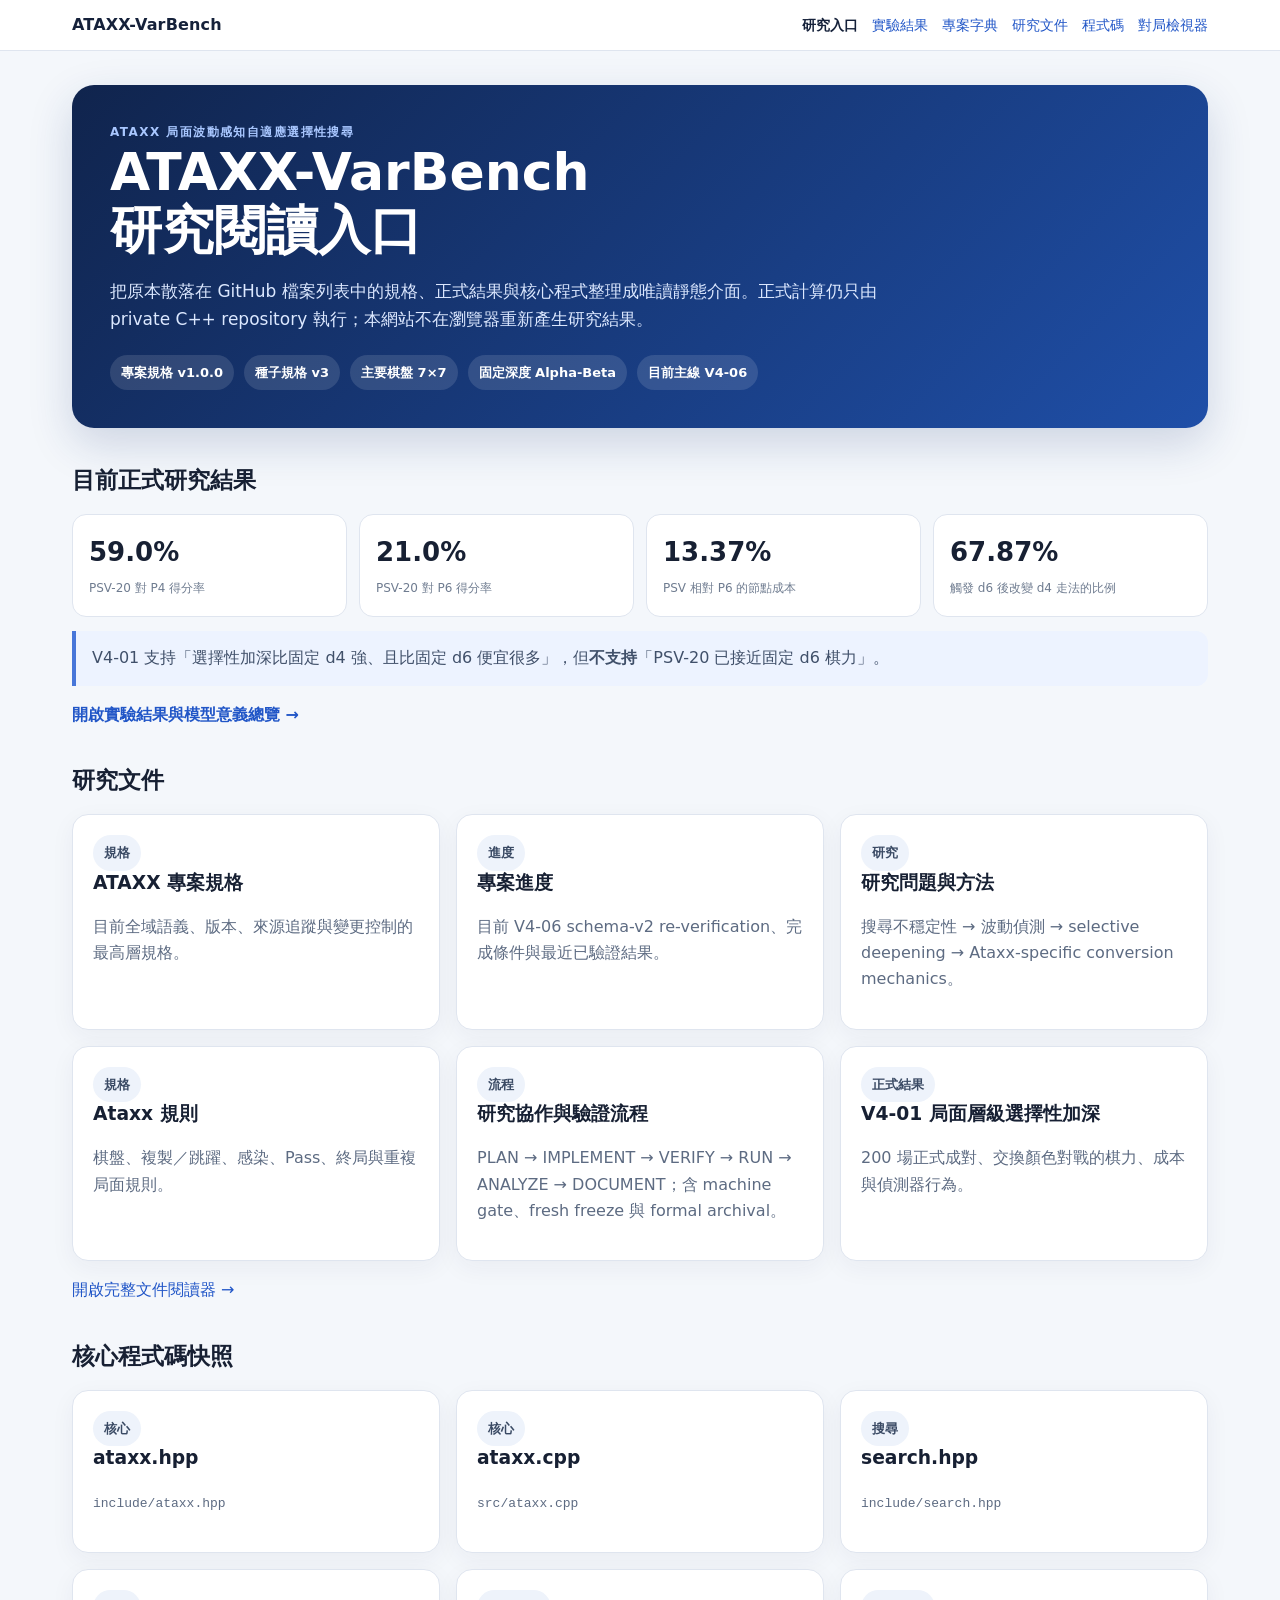
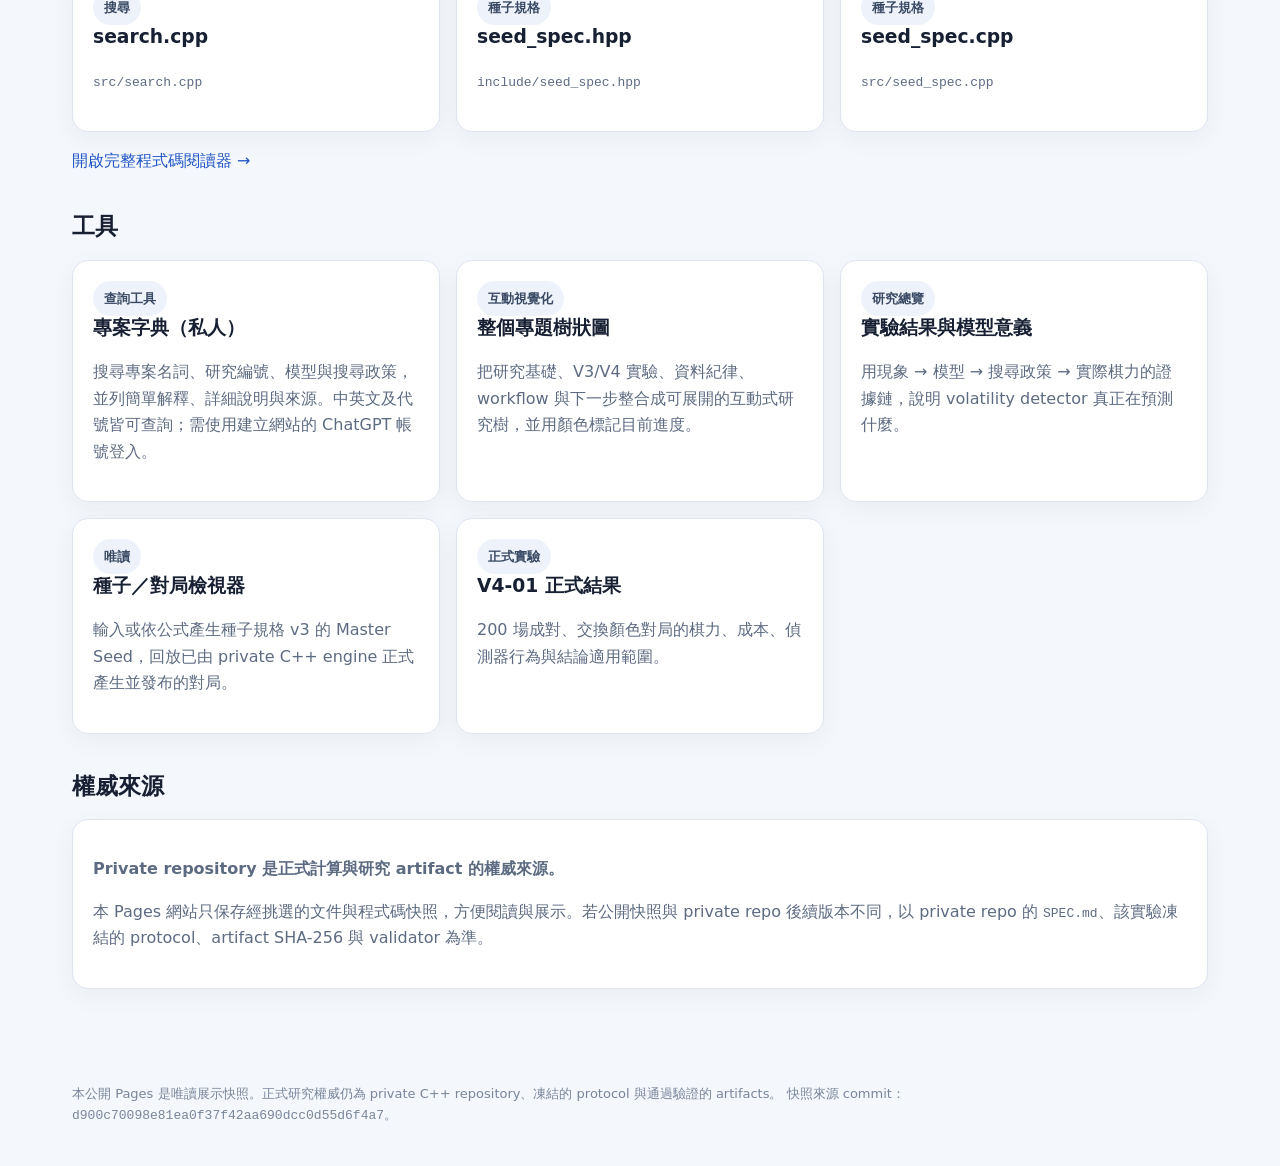
<file: index.html>
<!doctype html>
<html lang="zh-Hant">
<head>
<meta charset="utf-8">
<meta name="viewport" content="width=device-width,initial-scale=1">
<meta name="description" content="ATAXX-VarBench 研究文件、程式碼快照、正式結果與已發布對局檢視器。">
<title>ATAXX-VarBench 研究入口</title>
<link rel="stylesheet" href="assets/site.css">
</head>
<body>
<main id="app" class="page">
  <section class="hero">
    <div class="eyebrow">Ataxx 局面波動感知自適應選擇性搜尋</div>
    <h1>ATAXX-VarBench<br>研究閱讀入口</h1>
    <p>把原本散落在 GitHub 檔案列表中的規格、正式結果與核心程式整理成唯讀靜態介面。正式計算仍只由 private C++ repository 執行；本網站不在瀏覽器重新產生研究結果。</p>
    <div class="pill-row">
      <span class="pill">專案規格 v1.0.0</span>
      <span class="pill">種子規格 v3</span>
      <span class="pill">主要棋盤 7×7</span>
      <span class="pill">固定深度 Alpha-Beta</span>
      <span class="pill">目前主線 V4-06</span>
    </div>
  </section>

  <section>
    <h2 class="section-title">目前正式研究結果</h2>
    <div class="kpi-grid">
      <div class="kpi"><strong>59.0%</strong><span>PSV-20 對 P4 得分率</span></div>
      <div class="kpi"><strong>21.0%</strong><span>PSV-20 對 P6 得分率</span></div>
      <div class="kpi"><strong>13.37%</strong><span>PSV 相對 P6 的節點成本</span></div>
      <div class="kpi"><strong>67.87%</strong><span>觸發 d6 後改變 d4 走法的比例</span></div>
    </div>
    <div class="notice" style="margin-top:14px">V4-01 支持「選擇性加深比固定 d4 強、且比固定 d6 便宜很多」，但<strong>不支持</strong>「PSV-20 已接近固定 d6 棋力」。</div>
    <p><a href="results.html"><strong>開啟實驗結果與模型意義總覽 →</strong></a></p>
  </section>

  <section>
    <h2 class="section-title">研究文件</h2>
    <div id="docGrid" class="grid"><div class="loading">載入文件目錄…</div></div>
    <p><a href="reader.html?id=spec">開啟完整文件閱讀器 →</a></p>
  </section>

  <section>
    <h2 class="section-title">核心程式碼快照</h2>
    <div id="codeGrid" class="grid"><div class="loading">載入程式目錄…</div></div>
    <p><a href="code.html?id=ataxx-cpp">開啟完整程式碼閱讀器 →</a></p>
  </section>

  <section>
    <h2 class="section-title">工具</h2>
    <div class="grid">
      <a class="card card-link" href="glossary.html"><span class="pill">查詢工具</span><h3>專案字典（私人）</h3><p>搜尋專案名詞、研究編號、模型與搜尋政策，並列簡單解釋、詳細說明與來源。中英文及代號皆可查詢；需使用建立網站的 ChatGPT 帳號登入。</p></a>
      <a class="card card-link" href="project-tree.html"><span class="pill">互動視覺化</span><h3>整個專題樹狀圖</h3><p>把研究基礎、V3/V4 實驗、資料紀律、workflow 與下一步整合成可展開的互動式研究樹，並用顏色標記目前進度。</p></a>
      <a class="card card-link" href="results.html"><span class="pill">研究總覽</span><h3>實驗結果與模型意義</h3><p>用現象 → 模型 → 搜尋政策 → 實際棋力的證據鏈，說明 volatility detector 真正在預測什麼。</p></a>
      <a class="card card-link" href="viewer.html"><span class="pill">唯讀</span><h3>種子／對局檢視器</h3><p>輸入或依公式產生種子規格 v3 的 Master Seed，回放已由 private C++ engine 正式產生並發布的對局。</p></a>
      <a class="card card-link" href="reader.html?id=v4-results"><span class="pill">正式實驗</span><h3>V4-01 正式結果</h3><p>200 場成對、交換顏色對局的棋力、成本、偵測器行為與結論適用範圍。</p></a>
    </div>
  </section>

  <section>
    <h2 class="section-title">權威來源</h2>
    <div class="card">
      <p><strong>Private repository 是正式計算與研究 artifact 的權威來源。</strong></p>
      <p>本 Pages 網站只保存經挑選的文件與程式碼快照，方便閱讀與展示。若公開快照與 private repo 後續版本不同，以 private repo 的 <code>SPEC.md</code>、該實驗凍結的 protocol、artifact SHA-256 與 validator 為準。</p>
    </div>
  </section>
</main>
<script src="assets/site.js"></script>
<script>SITE.safeInit(SITE.initHome);</script>
</body>
</html>
</file>
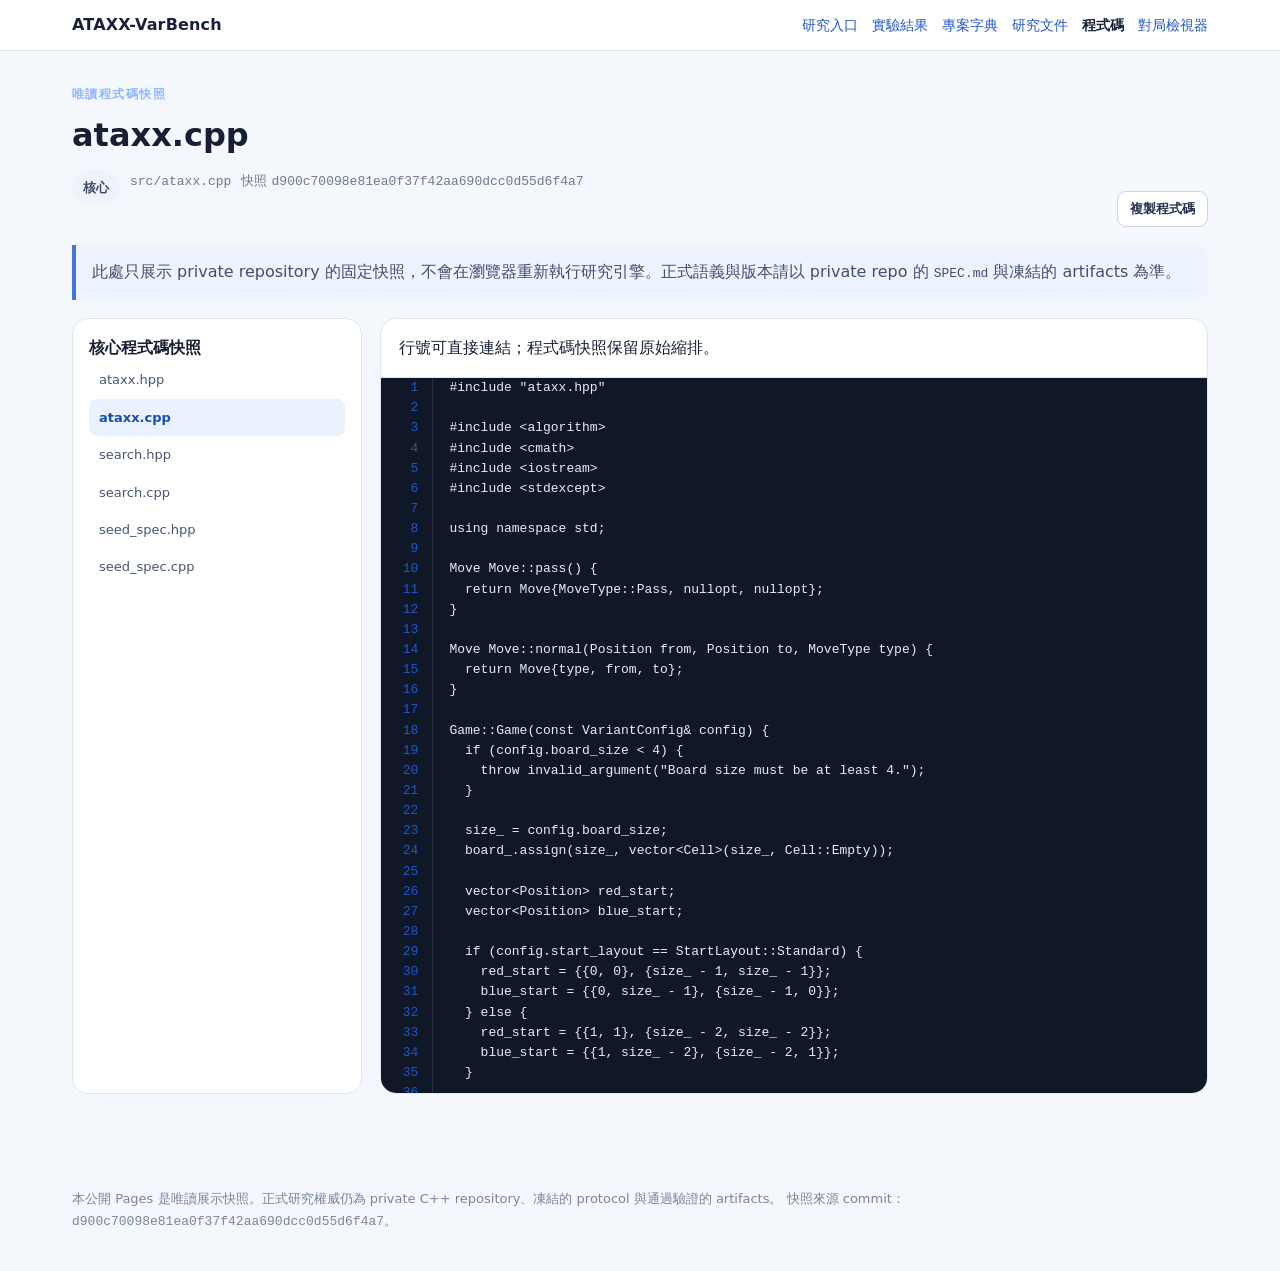
<file: code.html>
<!doctype html>
<html lang="zh-Hant">
<head>
<meta charset="utf-8">
<meta name="viewport" content="width=device-width,initial-scale=1">
<title>程式碼 · ATAXX-VarBench</title>
<link rel="stylesheet" href="assets/site.css">
</head>
<body>
<main id="app" class="page">
  <div style="display:flex;gap:14px;align-items:end;justify-content:space-between;flex-wrap:wrap;margin-bottom:18px">
    <div>
      <div class="eyebrow">唯讀程式碼快照</div>
      <h1 id="codeTitle" style="margin:4px 0 6px">載入中…</h1>
      <div id="codeMeta" class="meta"></div>
    </div>
    <button id="copyCode" class="btn">複製程式碼</button>
  </div>
  <div class="notice">此處只展示 private repository 的固定快照，不會在瀏覽器重新執行研究引擎。正式語義與版本請以 private repo 的 <code>SPEC.md</code> 與凍結的 artifacts 為準。</div>
  <div class="code-layout" style="margin-top:18px">
    <aside id="filePanel" class="file-panel"><div class="loading">載入檔案目錄…</div></aside>
    <section class="code-panel">
      <div class="code-head">行號可直接連結；程式碼快照保留原始縮排。</div>
      <div class="code-wrap"><table class="code-table"><tbody id="codeBody"></tbody></table></div>
    </section>
  </div>
</main>
<script src="assets/site.js"></script>
<script>SITE.safeInit(SITE.initCode);</script>
</body>
</html>
</file>
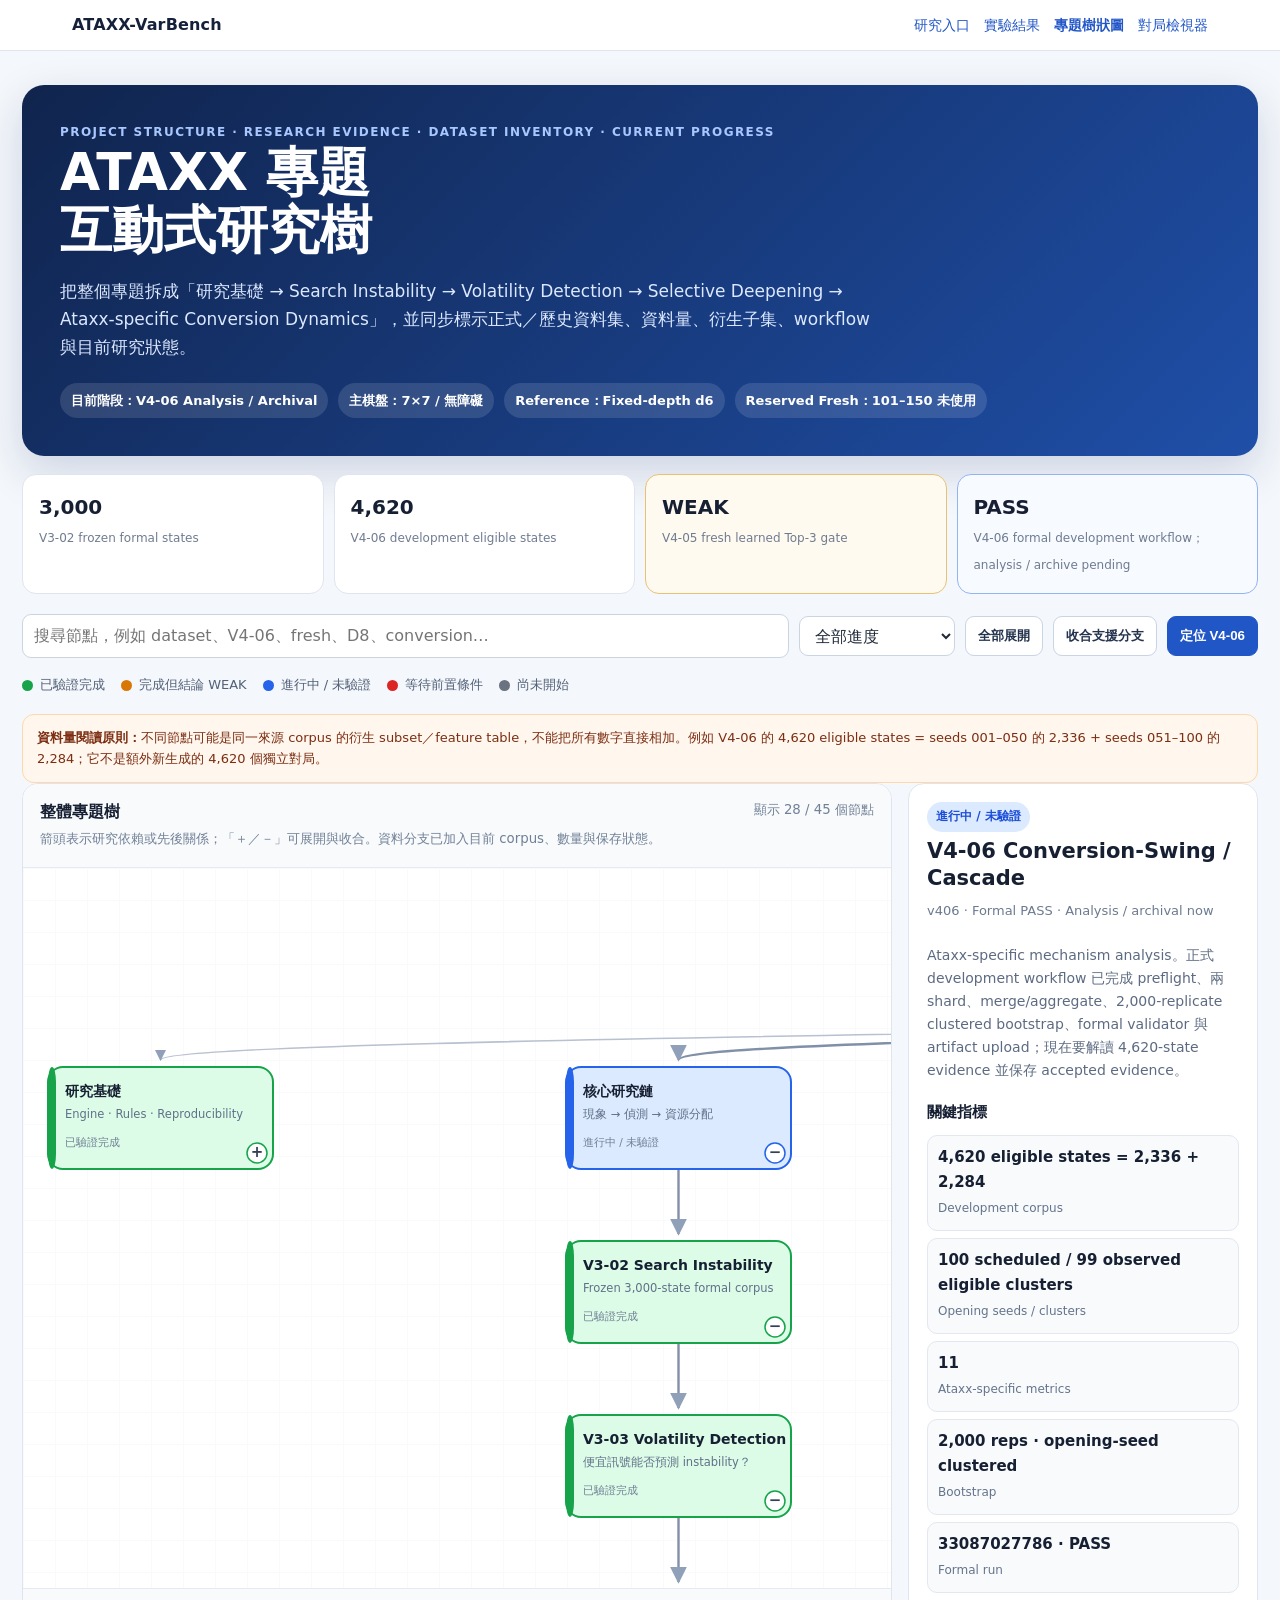
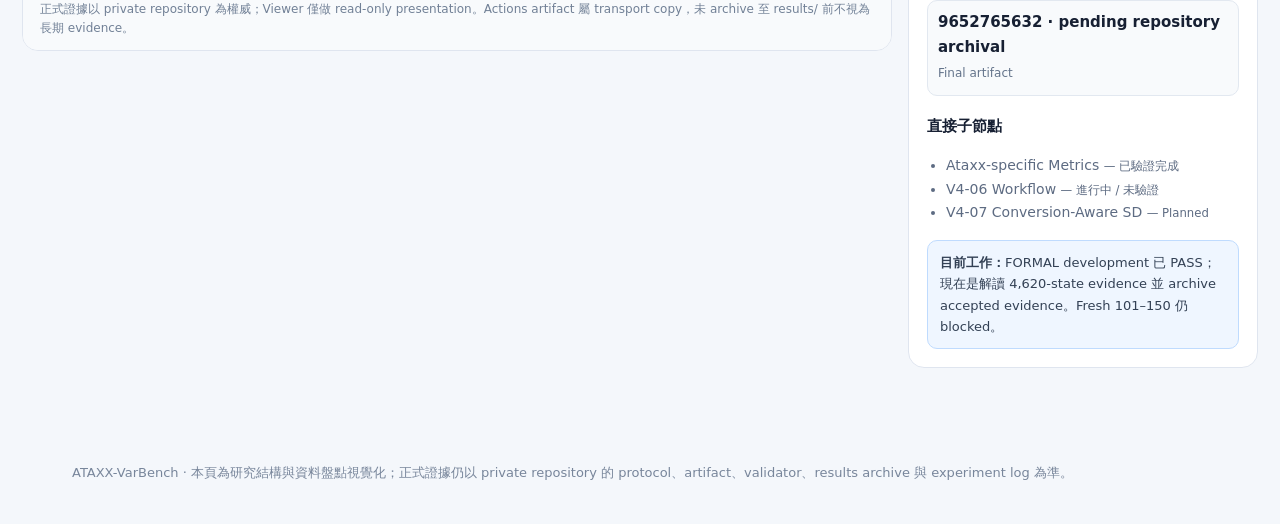
<file: project-tree.html>
<!doctype html>
<html lang="zh-Hant">
<head>
<meta charset="utf-8">
<meta name="viewport" content="width=device-width,initial-scale=1">
<meta name="description" content="ATAXX-VarBench 專題研究樹狀圖：研究主線、實驗結果、目前資料集、workflow、資料規則與下一步。">
<title>ATAXX-VarBench 專題樹狀圖</title>
<link rel="stylesheet" href="assets/site.css">
<style>
:root{--tree-done:#16a34a;--tree-done-bg:#dcfce7;--tree-weak:#d97706;--tree-weak-bg:#fef3c7;--tree-active:#2563eb;--tree-active-bg:#dbeafe;--tree-blocked:#dc2626;--tree-blocked-bg:#fee2e2;--tree-planned:#6b7280;--tree-planned-bg:#f3f4f6}
.tree-page{max-width:1500px}.tree-hero{margin-bottom:18px}.tree-toolbar{display:flex;gap:10px;flex-wrap:wrap;align-items:center;margin:16px 0}.tree-toolbar input,.tree-toolbar select{min-height:40px;border:1px solid #cbd5e1;border-radius:9px;background:#fff;color:#1f2937;padding:8px 11px;font:inherit}.tree-toolbar input{min-width:min(320px,100%);flex:1}.tree-toolbar .btn{min-height:40px}.legend{display:flex;gap:10px 16px;flex-wrap:wrap;margin:12px 0 18px;color:#526178;font-size:13px}.legend-item{display:inline-flex;align-items:center;gap:7px}.legend-dot{width:11px;height:11px;border-radius:999px;display:inline-block}.legend-dot.done{background:var(--tree-done)}.legend-dot.weak{background:var(--tree-weak)}.legend-dot.active{background:var(--tree-active)}.legend-dot.blocked{background:var(--tree-blocked)}.legend-dot.planned{background:var(--tree-planned)}
.tree-layout{display:grid;grid-template-columns:minmax(0,1fr) 350px;gap:16px;align-items:start}.tree-card,.detail-panel{background:#fff;border:1px solid #dfe5ef;border-radius:16px}.tree-card{overflow:hidden}.tree-head{display:flex;justify-content:space-between;gap:12px;align-items:flex-start;padding:15px 17px;border-bottom:1px solid #e5eaf2;background:#f8fafc}.tree-head strong{display:block}.tree-head small{color:#718096}.tree-viewport{overflow:auto;min-height:720px;max-height:calc(100vh - 250px);background:linear-gradient(#f8fafc 1px,transparent 1px),linear-gradient(90deg,#f8fafc 1px,transparent 1px),#fff;background-size:32px 32px}.tree-viewport svg{display:block;min-width:100%;min-height:700px}.detail-panel{padding:18px;position:sticky;top:76px}.detail-panel h2{font-size:21px;margin:6px 0 8px;line-height:1.3}.detail-panel h3{font-size:15px;margin:18px 0 6px}.detail-panel p,.detail-panel li{color:#5d6b82;font-size:14px}.detail-panel ul{padding-left:19px}.detail-panel code{background:#f1f5f9;border-radius:5px;padding:2px 5px}.detail-status{display:inline-flex;align-items:center;gap:7px;padding:5px 9px;border-radius:999px;font-size:12px;font-weight:800}.detail-status.done{background:var(--tree-done-bg);color:#166534}.detail-status.weak{background:var(--tree-weak-bg);color:#92400e}.detail-status.active{background:var(--tree-active-bg);color:#1d4ed8}.detail-status.blocked{background:var(--tree-blocked-bg);color:#991b1b}.detail-status.planned{background:var(--tree-planned-bg);color:#4b5563}.metric-list{display:grid;grid-template-columns:1fr;gap:7px;margin-top:10px}.metric{border:1px solid #e2e8f0;border-radius:10px;padding:9px 10px;background:#f8fafc}.metric strong{display:block;font-size:15px;overflow-wrap:anywhere}.metric span{color:#64748b;font-size:12px}.tree-caption{padding:11px 17px;border-top:1px solid #e5eaf2;color:#718096;font-size:12px;background:#f8fafc}.current-strip{display:grid;grid-template-columns:repeat(4,minmax(0,1fr));gap:10px;margin:14px 0 20px}.current-strip .kpi strong{font-size:20px}.current-strip .kpi.current{border-color:#93b4f3;background:#f7faff}.current-strip .kpi.weak{border-color:#e9c173;background:#fffaf0}.node-hit{cursor:pointer;outline:none}.node-hit:focus .node-frame{stroke-width:4}.node-title{font-weight:800;fill:#172033}.node-subtitle{fill:#607089}.node-meta{fill:#718096}.node-toggle{cursor:pointer}.node-toggle text{font-weight:900;fill:#334155;pointer-events:none}.search-dim{opacity:.18}.search-hit .node-frame{stroke-width:4;filter:drop-shadow(0 0 4px rgba(37,99,235,.28))}.selected .node-frame{stroke-width:4}.notice{padding:11px 12px;border-radius:10px;background:#eff6ff;border:1px solid #bfdbfe;color:#334155;font-size:13px}.dataset-note{margin:12px 0 0;padding:12px 14px;background:#fff7ed;border:1px solid #fed7aa;border-radius:12px;color:#7c2d12;font-size:13px}
@media(max-width:980px){.tree-layout{grid-template-columns:1fr}.detail-panel{position:static}.tree-viewport{max-height:none}.current-strip{grid-template-columns:1fr 1fr}}
@media(max-width:560px){.current-strip{grid-template-columns:1fr}.tree-head{flex-direction:column}.tree-toolbar input{min-width:100%}}
</style>
</head>
<body>
<header class="topbar"><div class="topbar-inner"><a class="brand" href="index.html">ATAXX-VarBench</a><nav class="nav" aria-label="主要導覽"><a href="index.html">研究入口</a><a href="results.html">實驗結果</a><a href="project-tree.html" aria-current="page"><strong>專題樹狀圖</strong></a><a href="viewer.html">對局檢視器</a></nav></div></header>
<main class="page tree-page">
  <section class="hero tree-hero">
    <div class="eyebrow">Project Structure · Research Evidence · Dataset Inventory · Current Progress</div>
    <h1>ATAXX 專題<br>互動式研究樹</h1>
    <p>把整個專題拆成「研究基礎 → Search Instability → Volatility Detection → Selective Deepening → Ataxx-specific Conversion Dynamics」，並同步標示正式／歷史資料集、資料量、衍生子集、workflow 與目前研究狀態。</p>
    <div class="pill-row"><span class="pill">目前階段：V4-06 Analysis / Archival</span><span class="pill">主棋盤：7×7 / 無障礙</span><span class="pill">Reference：Fixed-depth d6</span><span class="pill">Reserved Fresh：101–150 未使用</span></div>
  </section>
  <section class="current-strip" aria-label="目前關鍵狀態">
    <div class="kpi"><strong>3,000</strong><span>V3-02 frozen formal states</span></div>
    <div class="kpi"><strong>4,620</strong><span>V4-06 development eligible states</span></div>
    <div class="kpi weak"><strong>WEAK</strong><span>V4-05 fresh learned Top-3 gate</span></div>
    <div class="kpi current"><strong>PASS</strong><span>V4-06 formal development workflow；analysis / archive pending</span></div>
  </section>
  <section>
    <div class="tree-toolbar" aria-label="樹狀圖控制"><input id="treeSearch" type="search" placeholder="搜尋節點，例如 dataset、V4-06、fresh、D8、conversion…" aria-label="搜尋專題樹"><select id="statusFilter" aria-label="依狀態篩選"><option value="all">全部進度</option><option value="done">已驗證完成</option><option value="weak">完成但 WEAK</option><option value="active">進行中 / 未驗證</option><option value="blocked">Blocked</option><option value="planned">Planned</option></select><button class="btn" id="expandAll" type="button">全部展開</button><button class="btn" id="collapseSupport" type="button">收合支援分支</button><button class="btn primary" id="focusCurrent" type="button">定位 V4-06</button></div>
    <div class="legend" aria-label="進度顏色圖例"><span class="legend-item"><span class="legend-dot done"></span>已驗證完成</span><span class="legend-item"><span class="legend-dot weak"></span>完成但結論 WEAK</span><span class="legend-item"><span class="legend-dot active"></span>進行中 / 未驗證</span><span class="legend-item"><span class="legend-dot blocked"></span>等待前置條件</span><span class="legend-item"><span class="legend-dot planned"></span>尚未開始</span></div>
    <div class="dataset-note"><strong>資料量閱讀原則：</strong>不同節點可能是同一來源 corpus 的衍生 subset／feature table，不能把所有數字直接相加。例如 V4-06 的 4,620 eligible states = seeds 001–050 的 2,336 + seeds 051–100 的 2,284；它不是額外新生成的 4,620 個獨立對局。</div>
    <div class="tree-layout">
      <div class="tree-card"><div class="tree-head"><div><strong>整體專題樹</strong><small>箭頭表示研究依賴或先後關係；「＋／－」可展開與收合。資料分支已加入目前 corpus、數量與保存狀態。</small></div><small id="treeCount" aria-live="polite"></small></div><div class="tree-viewport" id="treeViewport"><svg id="treeSvg" role="img" aria-label="ATAXX 專題研究樹狀圖"></svg></div><div class="tree-caption">正式證據以 private repository 為權威；Viewer 僅做 read-only presentation。Actions artifact 屬 transport copy，未 archive 至 results/ 前不視為長期 evidence。</div></div>
      <aside class="detail-panel" id="detailPanel" aria-live="polite"><span class="detail-status active">目前節點</span><h2>V4-06 Conversion-Swing / Cascade</h2><p>點擊左側任一節點查看詳細內容；資料集分支會標出來源、規模、角色與是否為衍生子集。</p></aside>
    </div>
  </section>
</main>
<footer class="footer">ATAXX-VarBench · 本頁為研究結構與資料盤點視覺化；正式證據仍以 private repository 的 protocol、artifact、validator、results archive 與 experiment log 為準。</footer>
<script>
(() => {
'use strict';
const STATUS={done:{label:'已驗證完成',stroke:'#16a34a',fill:'#dcfce7'},weak:{label:'已完成 · WEAK',stroke:'#d97706',fill:'#fef3c7'},active:{label:'進行中 / 未驗證',stroke:'#2563eb',fill:'#dbeafe'},blocked:{label:'Blocked',stroke:'#dc2626',fill:'#fee2e2'},planned:{label:'Planned',stroke:'#6b7280',fill:'#f3f4f6'}};
const tree={
 id:'root',title:'ATAXX 專題',subtitle:'Volatility-Aware Adaptive Selective Search',status:'active',kind:'root',description:'研究核心是理解搜尋深度增加時最佳走法為何不穩定，並把額外搜尋成本配置到真正需要的局面或分支；目前主線為 V4-06 formal development evidence 的分析與 archival。',metrics:[['研究主線','Search Instability → Volatility Detection → Selective Deepening → Ataxx-specific Conversion'],['Current Phase','V4-06 Formal development analysis / archival']],children:[
  {id:'foundation',title:'研究基礎',subtitle:'Engine · Rules · Reproducibility',status:'done',kind:'support',description:'正式實驗的可信基礎。主研究使用標準 7×7、無障礙 Ataxx 與 fixed-depth Alpha-Beta；d6 是較深 reference，不宣稱 perfect play。',children:[
   {id:'engine',title:'核心引擎與搜尋',subtitle:'Fixed-depth Alpha-Beta',status:'done',kind:'support',description:'V3/V4 baseline 使用彼此獨立的 fixed-depth search calls。',metrics:[['Baseline','Fixed-depth Alpha-Beta'],['Reference','d6；另有 exploratory d8 quality probe']]},
   {id:'board',title:'正式棋盤範圍',subtitle:'7×7 · 0 obstacles',status:'done',kind:'support',description:'主研究固定標準 7×7、無障礙，避免 topology / board-size 成為混淆變因。'},
   {id:'repro',title:'可重現資料鏈',subtitle:'Seed → Raw → Analysis → Conclusion',status:'done',kind:'support',description:'development / held-out / fresh 嚴格分離；formal evidence 要可回溯 source commit、seed、schema、validator 與 hashes。'},
   {id:'viewer',title:'Viewer / Seed Pipeline',subtitle:'Read-only presentation',status:'done',kind:'support',description:'Viewer 不自行取代 private C++ engine 的正式模擬與研究證據。'}]},
  {id:'research',title:'核心研究鏈',subtitle:'現象 → 偵測 → 資源分配',status:'active',kind:'main',description:'每一階段由前一階段證據導出下一個研究問題。',children:[
   {id:'v302',title:'V3-02 Search Instability',subtitle:'Frozen 3,000-state formal corpus',status:'done',kind:'main',description:'比較 d4 與 d6 最佳走法，量化決策不穩定。',metrics:[['樣本','3,000 states'],['每 phase','early/mid/late 各 1,000'],['d4→d6 disagreement','34.6333%']],children:[
    {id:'v303',title:'V3-03 Volatility Detection',subtitle:'便宜訊號能否預測 instability？',status:'done',kind:'main',description:'用盤面與淺搜特徵預測 d4→d6 instability；可預測但能力有限。',metrics:[['ROC AUC','0.7183'],['PR AUC','0.5301']],children:[
     {id:'v401',title:'V4-01 Position-Level SD',subtitle:'Selective d4→d6',status:'done',kind:'main',description:'locked detector 決定哪些 eligible states 加深。',metrics:[['Formal games','200'],['Eligible states','2,336'],['PSV vs P4','59.0% score rate'],['PSV / P6 nodes','13.37%'],['Deepened','554']],children:[
      {id:'v402',title:'V4-02 Missed-State Diagnosis',subtitle:'同一 2,336-state corpus 的衍生診斷',status:'done',kind:'main',description:'Offline d6 replay：主要瓶頸是 false negatives / missed instability。',metrics:[['Eligible','2,336'],['Observed instability','48.84%'],['Useful / unnecessary','376 / 178'],['Saved / missed','1,017 / 765'],['Recall','32.95%']],children:[
       {id:'v403',title:'V4-03 Branch Feasibility',subtitle:'Missed subset N=765',status:'done',kind:'main',description:'檢查 eventual d6-best branch 是否仍在 d4 shallow Top-K。',metrics:[['來源','V4-02 missed subset；N=765'],['d4 rank≤3 coverage','72.81%'],['d4 rank≤5 coverage','83.27%']],children:[
        {id:'v404',title:'V4-04 Root-Level Ranking',subtitle:'Held-out missed N=156',status:'weak',kind:'main',description:'root-level learned branch features 未勝過簡單 baseline。',metrics:[['Held-out N','156'],['M1 Top-3','42.31%'],['B2 baseline Top-3','48.08%'],['Gate','WEAK']],children:[
         {id:'v405',title:'V4-05 Reply-Level Volatility',subtitle:'Fresh seeds 051–100 已消耗',status:'weak',kind:'main',description:'reply profiling 成本低，但 frozen learned selector 在 fresh Top-3 未優於 R0。',metrics:[['Fresh games','200'],['Fresh eligible','2,284'],['Candidate branches','22,705'],['Fresh missed-instability','686'],['R0 / R1 Top-3','50.73% / 49.13%'],['Gate','WEAK']],children:[
          {id:'v406',title:'V4-06 Conversion-Swing / Cascade',subtitle:'Formal PASS · Analysis / archival now',status:'active',kind:'main',description:'Ataxx-specific mechanism analysis。正式 development workflow 已完成 preflight、兩 shard、merge/aggregate、2,000-replicate clustered bootstrap、formal validator 與 artifact upload；現在要解讀 4,620-state evidence 並保存 accepted evidence。',metrics:[['Development corpus','4,620 eligible states = 2,336 + 2,284'],['Opening seeds / clusters','100 scheduled / 99 observed eligible clusters'],['Ataxx-specific metrics','11'],['Bootstrap','2,000 reps · opening-seed clustered'],['Formal run','33087027786 · PASS'],['Final artifact','9652765632 · pending repository archival']],children:[
           {id:'v406-metrics',title:'Ataxx-specific Metrics',subtitle:'11 conversion-aware metrics implemented',status:'done',kind:'current',description:'feature semantics 已實作並經 deterministic smoke / validator 驗證；正式分析同時看 all eligible 與 detector-negative residual，並分 pooled / early / mid / late。',metrics:[['Feature semantics','v4-06-features-2'],['Primary branch','original_d4_move'],['Outcome','oracle_move_changed_4_6']]},
           {id:'v406-workflow',title:'V4-06 Workflow',subtitle:'FORMAL PASS → ANALYZE → ARCHIVE',status:'active',kind:'workflow',description:'V4-06 尚未 verified-complete，原因不是 formal 未跑，而是正式 evidence 尚待研究解讀與長期 repository archival。',children:[
            {id:'plan',title:'PLAN / Protocol',subtitle:'Frozen development semantics',status:'done',kind:'workflow',description:'研究問題、protocol、feature schema 與 leakage boundary 已定義。'},
            {id:'init',title:'Preflight / INIT',subtitle:'PASS',status:'done',kind:'workflow',description:'protocol / source / workflow readiness 已通過。'},
            {id:'implement',title:'IMPLEMENT',subtitle:'Conversion features + validator',status:'done',kind:'workflow',description:'11 個 Ataxx-specific metrics、formal analyzer 與 validator 已實作。'},
            {id:'smoke',title:'SMOKE',subtitle:'Deterministic semantics PASS',status:'done',kind:'workflow',description:'hand-checked metric smoke 與 two-runner architecture smoke 已通過。'},
            {id:'devformal',title:'FORMAL Development',subtitle:'Run 33087027786 PASS',status:'done',kind:'workflow',description:'兩 shard 2,336 + 2,284 合併為 4,620 states；formal validator 與 2,000-rep bootstrap PASS。'},
            {id:'analyze',title:'ANALYZE',subtitle:'目前主工作',status:'active',kind:'workflow',description:'解讀 effect size、bucket pattern、phase consistency、residual signal 與 confidence intervals。'},
            {id:'archive',title:'ARCHIVE',subtitle:'Accepted evidence → results/v4_06/',status:'active',kind:'workflow',description:'Actions artifact 是 transport copy；accepted evidence 必須保存到 repository 長期路徑並附 provenance / hashes。'},
            {id:'freeze',title:'FREEZE',subtitle:'Conditional',status:'planned',kind:'workflow',description:'只有 stable interpretable residual signal 才能凍結 conversion-aware rule。'},
            {id:'fresh',title:'FORMAL Fresh',subtitle:'Seeds 101–150',status:'blocked',kind:'workflow',description:'50 個 reserved fresh seeds 目前 0 個使用；未有 frozen rule + provenance 前硬性 blocked。'},
            {id:'document',title:'DOCUMENT',subtitle:'Formal conclusion / viewer',status:'planned',kind:'workflow',description:'analysis/archive 完成後同步正式研究結論與公開展示。'}]},
           {id:'v407',title:'V4-07 Conversion-Aware SD',subtitle:'Conditional on V4-06 signal',status:'planned',kind:'main',description:'只有 V4-06 顯示穩定、可解釋 residual signal 才進入。'}]}]}]}]}]}]}]}]}]},
  {id:'data',title:'資料集與證據紀律',subtitle:'Corpus inventory · Derived subsets · Fresh boundary',status:'active',kind:'support',description:'本分支區分「獨立來源 corpus」「同一 corpus 的衍生 subset / feature table」「Actions transport artifact」，避免將重疊樣本直接相加。',metrics:[['V3 canonical frozen corpus','3,000 states'],['V4-06 development eligible','4,620 = 2,336 + 2,284'],['Reserved V4-06 fresh','50 seeds · 0 consumed']],children:[
   {id:'datasets',title:'目前資料集盤點',subtitle:'Historical → Frozen → V4 development/fresh',status:'active',kind:'support',description:'以下列出 repository 或正式 artifact 中目前可確認的主要資料來源與數量。',children:[
    {id:'ds-e1',title:'E1 Early Search Dataset',subtitle:'Legacy preserved · 7×7 d2/d4/d6',status:'done',kind:'support',description:'早期 Search Instability preserved dataset；仍可重現 E1，但不是目前 V3/V4 authoritative formal corpus。',metrics:[['Positions','1,000'],['Search records','3,000 = 1,000 × d2/d4/d6'],['Ply','6–30'],['Seed','20260822']]},
    {id:'ds-v202',title:'V2-02 Exploratory Probe',subtitle:'10×10 · 20% obstacles · case-control',status:'done',kind:'support',description:'歷史 exploratory probe；8 special + 8 control cases，各做兩種 agent assignment。',metrics:[['Case IDs','16 = 8 special + 8 control'],['Pairings per case','2'],['Probe files','32'],['Data class','probe / exploratory_case_control']]},
    {id:'ds-v302',title:'V3-02 Frozen Formal Corpus',subtitle:'Authoritative 3,000-state position corpus',status:'done',kind:'support',description:'目前 V3/V4 reference-quality analyses 的 frozen position corpus；parallel pipeline 為 authoritative preserved version。Repo 另保留較早的 3,000-row non-parallel copy，兩者不可當成 6,000 個獨立 states。',metrics:[['States','3,000'],['Phase split','early/mid/late = 1,000 / 1,000 / 1,000'],['ML split','train/validation/test = 1,800 / 600 / 600'],['Search depths','d2 / d4 / d6'],['Parallel shards','12']]},
    {id:'ds-v401',title:'V4 Seeds 001–050 Corpus',subtitle:'V4-01 / V4-02 development evidence',status:'done',kind:'support',description:'50 frozen openings 的 formal games 產生 V4-01 eligible states；V4-02、V4-03 等後續 subset 都從這批資料衍生。',metrics:[['Opening seeds','50 · 202608250001–050'],['Formal games','200'],['Eligible states','2,336'],['Deepened states','554'],['Missed-instability subset','765']]},
    {id:'ds-v405',title:'V4 Seeds 051–100 Corpus',subtitle:'V4-05 fresh at the time · now consumed',status:'done',kind:'support',description:'這 50 seeds 曾是 V4-05 fresh evaluation；現在已被觀察，對 V4-06 只能視為 development data，不能再次稱 fresh。',metrics:[['Opening seeds','50 · 202608250051–100'],['Fresh games','200'],['Eligible states','2,284'],['Seeds with eligible state','49 / 50'],['Candidate branches','22,705'],['Fresh missed-instability','686']]},
    {id:'ds-v406',title:'V4-06 Development Feature Corpus',subtitle:'Derived 4,620 eligible states',status:'active',kind:'support',description:'將 seeds 001–100 的兩批 eligible-state evidence 依 V4-06 schema 重新計算 11 個 conversion-aware metrics；屬衍生 analysis corpus，不是額外新生成的 4,620 個獨立遊戲。Final artifact 已產生但 accepted evidence 尚未 archive 到 results/v4_06/。',metrics:[['Eligible states','4,620 = 2,336 + 2,284'],['Scheduled seeds','100'],['Observed eligible clusters','99'],['Metrics','11'],['Artifact','9652765632 · 172,228 bytes'],['Archive status','pending']]},
    {id:'ds-v406fresh',title:'V4-06 Reserved Fresh',subtitle:'Seeds 101–150 · untouched',status:'blocked',kind:'support',description:'專為 frozen V4-06 rule 的 confirmatory evaluation 保留；目前不得查看、生成正式結果或 post-hoc tuning。',metrics:[['Reserved seeds','50 · 202608250101–150'],['Consumed','0'],['State count','尚未生成 / 不預先臆測'],['Gate','frozen rule + SHA + authoritative replay provenance']]},
    {id:'ds-d8',title:'D8 Reference Probe',subtitle:'Exploratory partial artifacts · not formal',status:'active',kind:'support',description:'來源仍是同一個 V3-02 frozen 3,000-position corpus，目的只評估 d6→d8 reference quality。舊 validation run 已完成兩個 260 分鐘 partial shards；canonical split-run 33089407860 已取消，因此目前不是完整 3,000-row D8 dataset。',metrics:[['Source positions','3,000（與 V3-02 重疊，不另計）'],['Completed partial rows','287 = 113 + 174'],['Canonical split-run','33089407860 · cancelled'],['Role','probe / EXPLORATORY_NOT_CONFIRMATORY']]}]},
   {id:'counting',title:'Counting / Overlap Rule',subtitle:'不要把 subset 當新增樣本',status:'done',kind:'support',description:'V4-02 N=2,336、V4-03 N=765、V4-04 N=156、V4-05 candidate branches 22,705、V4-06 N=4,620 是不同分析單位或重疊 subset；不能直接加總成「總資料量」。',metrics:[['例','V4-06 4,620 = 2,336 + 2,284'],['D8','重用 V3-02 3,000 positions'],['V4-03','765 是 V4-02 的 missed subset']]},
   {id:'evidence',title:'Evidence Chain',subtitle:'code → raw → analysis → conclusion',status:'done',kind:'support',description:'正式結果需保存 source commit、schema/protocol、validator、checksums；Actions artifact 僅是 transport/execution artifact。'},
   {id:'logs',title:'SSOT / Experiment Log',subtitle:'PROJECT_STATUS + experiment_log',status:'done',kind:'support',description:'PROJECT_STATUS.md 是即時進度 SSOT；DEVELOP_LOG.md 記實際操作；experiment_log 保存正式、WEAK 與 failed provenance。'}]},
  {id:'extensions',title:'延伸研究',subtitle:'不屬於目前主線',status:'planned',kind:'support',description:'完成核心主線後再處理外部效度與變體研究。',children:[
   {id:'nxn',title:'N×N Board',subtitle:'棋盤尺寸變化',status:'planned',kind:'support',description:'研究 board size 對 instability / conversion dynamics 的影響。'},
   {id:'obstacles',title:'Obstacle / Topology',subtitle:'Procedural Level Generator',status:'planned',kind:'support',description:'研究障礙與 topology 是否改變 volatility 與 selective deepening 效果。'},
   {id:'othello',title:'Othello Cross-Game',subtitle:'外部驗證',status:'planned',kind:'support',description:'跨遊戲比較；不是目前 Ataxx 主線。'}]}
 ]};
const svg=document.getElementById('treeSvg'),viewport=document.getElementById('treeViewport'),detailPanel=document.getElementById('detailPanel'),searchInput=document.getElementById('treeSearch'),statusFilter=document.getElementById('statusFilter'),treeCount=document.getElementById('treeCount');
const collapsed=new Set(['foundation','extensions','v406-workflow']);let selectedId='v406';
const flat=new Map(),parent=new Map();(function index(node,p=null){flat.set(node.id,node);if(p)parent.set(node.id,p.id);(node.children||[]).forEach(c=>index(c,node));})(tree);
const esc=s=>String(s??'').replace(/[&<>"']/g,ch=>({'&':'&amp;','<':'&lt;','>':'&gt;','"':'&quot;',"'":'&#39;'}[ch]));
function statusMatches(n){return statusFilter.value==='all'||n.status===statusFilter.value}function queryMatches(n){const q=searchInput.value.trim().toLowerCase();if(!q)return true;return[n.id,n.title,n.subtitle,n.description,...(n.metrics||[]).flat()].join(' ').toLowerCase().includes(q)}function visibleChildren(n){return collapsed.has(n.id)?[]:(n.children||[])}function collectVisible(n,d=0,o=[]){o.push({node:n,depth:d});visibleChildren(n).forEach(c=>collectVisible(c,d+1,o));return o}
function layoutTree(){const nodeW=225,nodeH=102,gapX=34,gapY=72;let cursor=0;const positions=new Map();function walk(n,d){const kids=visibleChildren(n);let x;if(!kids.length){x=cursor*(nodeW+gapX);cursor++}else{const xs=kids.map(c=>walk(c,d+1));x=(xs[0]+xs[xs.length-1])/2}const y=d*(nodeH+gapY);positions.set(n.id,{x,y,node:n});return x}walk(tree,0);let maxX=0,maxY=0;positions.forEach(p=>{maxX=Math.max(maxX,p.x+nodeW);maxY=Math.max(maxY,p.y+nodeH)});return{positions,nodeW,nodeH,width:Math.max(maxX+50,viewport.clientWidth-2),height:maxY+70}}
function nodeClass(n){const q=searchInput.value.trim(),f=statusFilter.value;let c='node-hit';if(q&&queryMatches(n))c+=' search-hit';if((q&&!queryMatches(n))||(f!=='all'&&!statusMatches(n)))c+=' search-dim';if(n.id===selectedId)c+=' selected';return c}
function render(){const{positions,nodeW,nodeH,width,height}=layoutTree();svg.setAttribute('viewBox',`-25 -25 ${width+50} ${height+50}`);svg.setAttribute('width',width+50);svg.setAttribute('height',height+50);svg.innerHTML='';const ns='http://www.w3.org/2000/svg',defs=document.createElementNS(ns,'defs'),marker=document.createElementNS(ns,'marker');marker.setAttribute('id','arrow');marker.setAttribute('viewBox','0 0 10 10');marker.setAttribute('refX','9');marker.setAttribute('refY','5');marker.setAttribute('markerWidth','7');marker.setAttribute('markerHeight','7');marker.setAttribute('orient','auto-start-reverse');const ap=document.createElementNS(ns,'path');ap.setAttribute('d','M 0 0 L 10 5 L 0 10 z');ap.setAttribute('fill','#8fa0b8');marker.appendChild(ap);defs.appendChild(marker);svg.appendChild(defs);
 positions.forEach(({node})=>visibleChildren(node).forEach(child=>{const a=positions.get(node.id),b=positions.get(child.id);if(!a||!b)return;const e=document.createElementNS(ns,'path'),x1=a.x+nodeW/2,y1=a.y+nodeH,x2=b.x+nodeW/2,y2=b.y,mid=(y1+y2)/2;e.setAttribute('d',`M ${x1} ${y1} C ${x1} ${mid}, ${x2} ${mid}, ${x2} ${y2-7}`);e.setAttribute('fill','none');e.setAttribute('stroke',node.kind==='main'||child.kind==='main'?'#8190a8':'#b7c1cf');e.setAttribute('stroke-width',node.kind==='main'||child.kind==='main'?'2.4':'1.6');e.setAttribute('marker-end','url(#arrow)');svg.appendChild(e)}));
 positions.forEach(({x,y,node})=>{const st=STATUS[node.status]||STATUS.planned,g=document.createElementNS(ns,'g');g.setAttribute('class',nodeClass(node));g.setAttribute('transform',`translate(${x},${y})`);g.setAttribute('tabindex','0');g.setAttribute('role','button');g.setAttribute('aria-label',`${node.title}，${st.label}`);const r=document.createElementNS(ns,'rect');r.setAttribute('class','node-frame');r.setAttribute('x','0');r.setAttribute('y','0');r.setAttribute('rx','15');r.setAttribute('width',nodeW);r.setAttribute('height',nodeH);r.setAttribute('fill',st.fill);r.setAttribute('stroke',st.stroke);r.setAttribute('stroke-width',node.id===selectedId?'4':'2');g.appendChild(r);const stripe=document.createElementNS(ns,'rect');stripe.setAttribute('x','0');stripe.setAttribute('y','0');stripe.setAttribute('rx','15');stripe.setAttribute('width','8');stripe.setAttribute('height',nodeH);stripe.setAttribute('fill',st.stroke);g.appendChild(stripe);const title=document.createElementNS(ns,'text');title.setAttribute('x','17');title.setAttribute('y','29');title.setAttribute('class','node-title');title.setAttribute('font-size','14');title.textContent=node.title;g.appendChild(title);const sub=document.createElementNS(ns,'text');sub.setAttribute('x','17');sub.setAttribute('y','51');sub.setAttribute('class','node-subtitle');sub.setAttribute('font-size','11.5');sub.textContent=(node.subtitle||'').length>32?(node.subtitle||'').slice(0,31)+'…':(node.subtitle||'');g.appendChild(sub);const meta=document.createElementNS(ns,'text');meta.setAttribute('x','17');meta.setAttribute('y','79');meta.setAttribute('class','node-meta');meta.setAttribute('font-size','10.5');meta.textContent=st.label;g.appendChild(meta);const kids=node.children||[];if(kids.length){const tg=document.createElementNS(ns,'g');tg.setAttribute('class','node-toggle');tg.setAttribute('transform',`translate(${nodeW-28},${nodeH-28})`);const c=document.createElementNS(ns,'circle');c.setAttribute('cx','12');c.setAttribute('cy','12');c.setAttribute('r','10');c.setAttribute('fill','#fff');c.setAttribute('stroke',st.stroke);c.setAttribute('stroke-width','1.5');tg.appendChild(c);const t=document.createElementNS(ns,'text');t.setAttribute('x','12');t.setAttribute('y','16');t.setAttribute('text-anchor','middle');t.setAttribute('font-size','15');t.textContent=collapsed.has(node.id)?'+':'−';tg.appendChild(t);tg.addEventListener('click',ev=>{ev.stopPropagation();collapsed.has(node.id)?collapsed.delete(node.id):collapsed.add(node.id);render()});g.appendChild(tg)}const choose=()=>selectNode(node.id,true);g.addEventListener('click',choose);g.addEventListener('keydown',ev=>{if(ev.key==='Enter'||ev.key===' '){ev.preventDefault();choose()}});svg.appendChild(g)});treeCount.textContent=`顯示 ${collectVisible(tree).length} / ${flat.size} 個節點`}
function selectNode(id,scrollPanel=false){const node=flat.get(id);if(!node)return;selectedId=id;const st=STATUS[node.status]||STATUS.planned,metrics=(node.metrics||[]).map(([k,v])=>`<div class="metric"><strong>${esc(v)}</strong><span>${esc(k)}</span></div>`).join(''),kids=node.children||[];detailPanel.innerHTML=`<span class="detail-status ${esc(node.status)}">${esc(st.label)}</span><h2>${esc(node.title)}</h2><div class="meta">${esc(node.id)} · ${esc(node.subtitle||'')}</div><p>${esc(node.description||'尚無補充說明。')}</p>${metrics?`<h3>關鍵指標</h3><div class="metric-list">${metrics}</div>`:''}${kids.length?`<h3>直接子節點</h3><ul>${kids.map(k=>`<li>${esc(k.title)} <small>— ${esc(STATUS[k.status].label)}</small></li>`).join('')}</ul>`:''}${node.id==='v406'?'<div class="notice" style="margin-top:16px"><strong>目前工作：</strong>FORMAL development 已 PASS；現在是解讀 4,620-state evidence 並 archive accepted evidence。Fresh 101–150 仍 blocked。</div>':''}`;render();if(scrollPanel&&window.matchMedia('(max-width:980px)').matches)detailPanel.scrollIntoView({behavior:'smooth',block:'start'})}
function revealPath(id){let cur=id;while(parent.has(cur)){const p=parent.get(cur);collapsed.delete(p);cur=p}}
document.getElementById('expandAll').addEventListener('click',()=>{collapsed.clear();render()});document.getElementById('collapseSupport').addEventListener('click',()=>{['foundation','data','datasets','extensions','v406-workflow'].forEach(id=>collapsed.add(id));render()});document.getElementById('focusCurrent').addEventListener('click',()=>{revealPath('v406');selectNode('v406');requestAnimationFrame(()=>{const el=svg.querySelector('.selected');if(el){const bb=el.getBBox();viewport.scrollTo({left:Math.max(0,bb.x-viewport.clientWidth/2+bb.width/2),top:Math.max(0,bb.y-120),behavior:'smooth'})}})});searchInput.addEventListener('input',render);statusFilter.addEventListener('change',render);window.addEventListener('resize',()=>{clearTimeout(window.__treeResize);window.__treeResize=setTimeout(render,120)});revealPath('v406');selectNode('v406');
})();
</script>
</body>
</html>
</file>
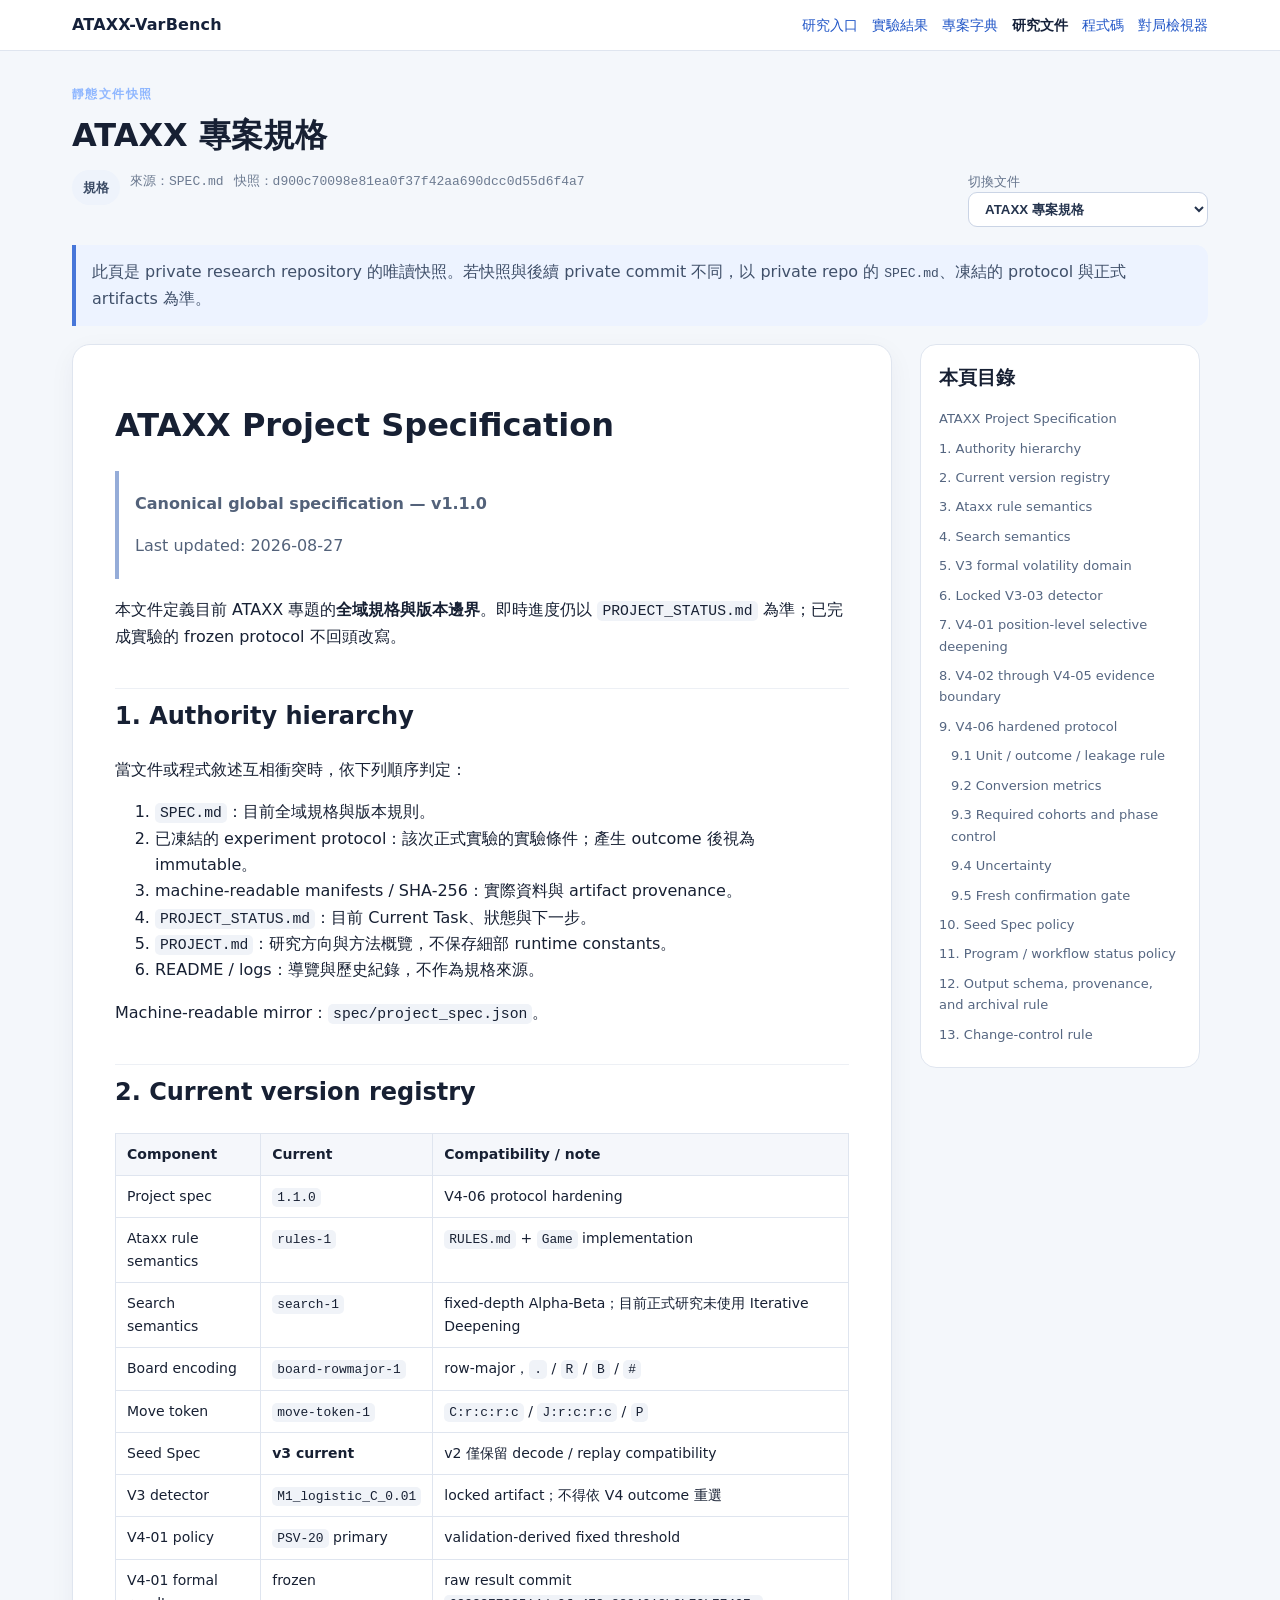
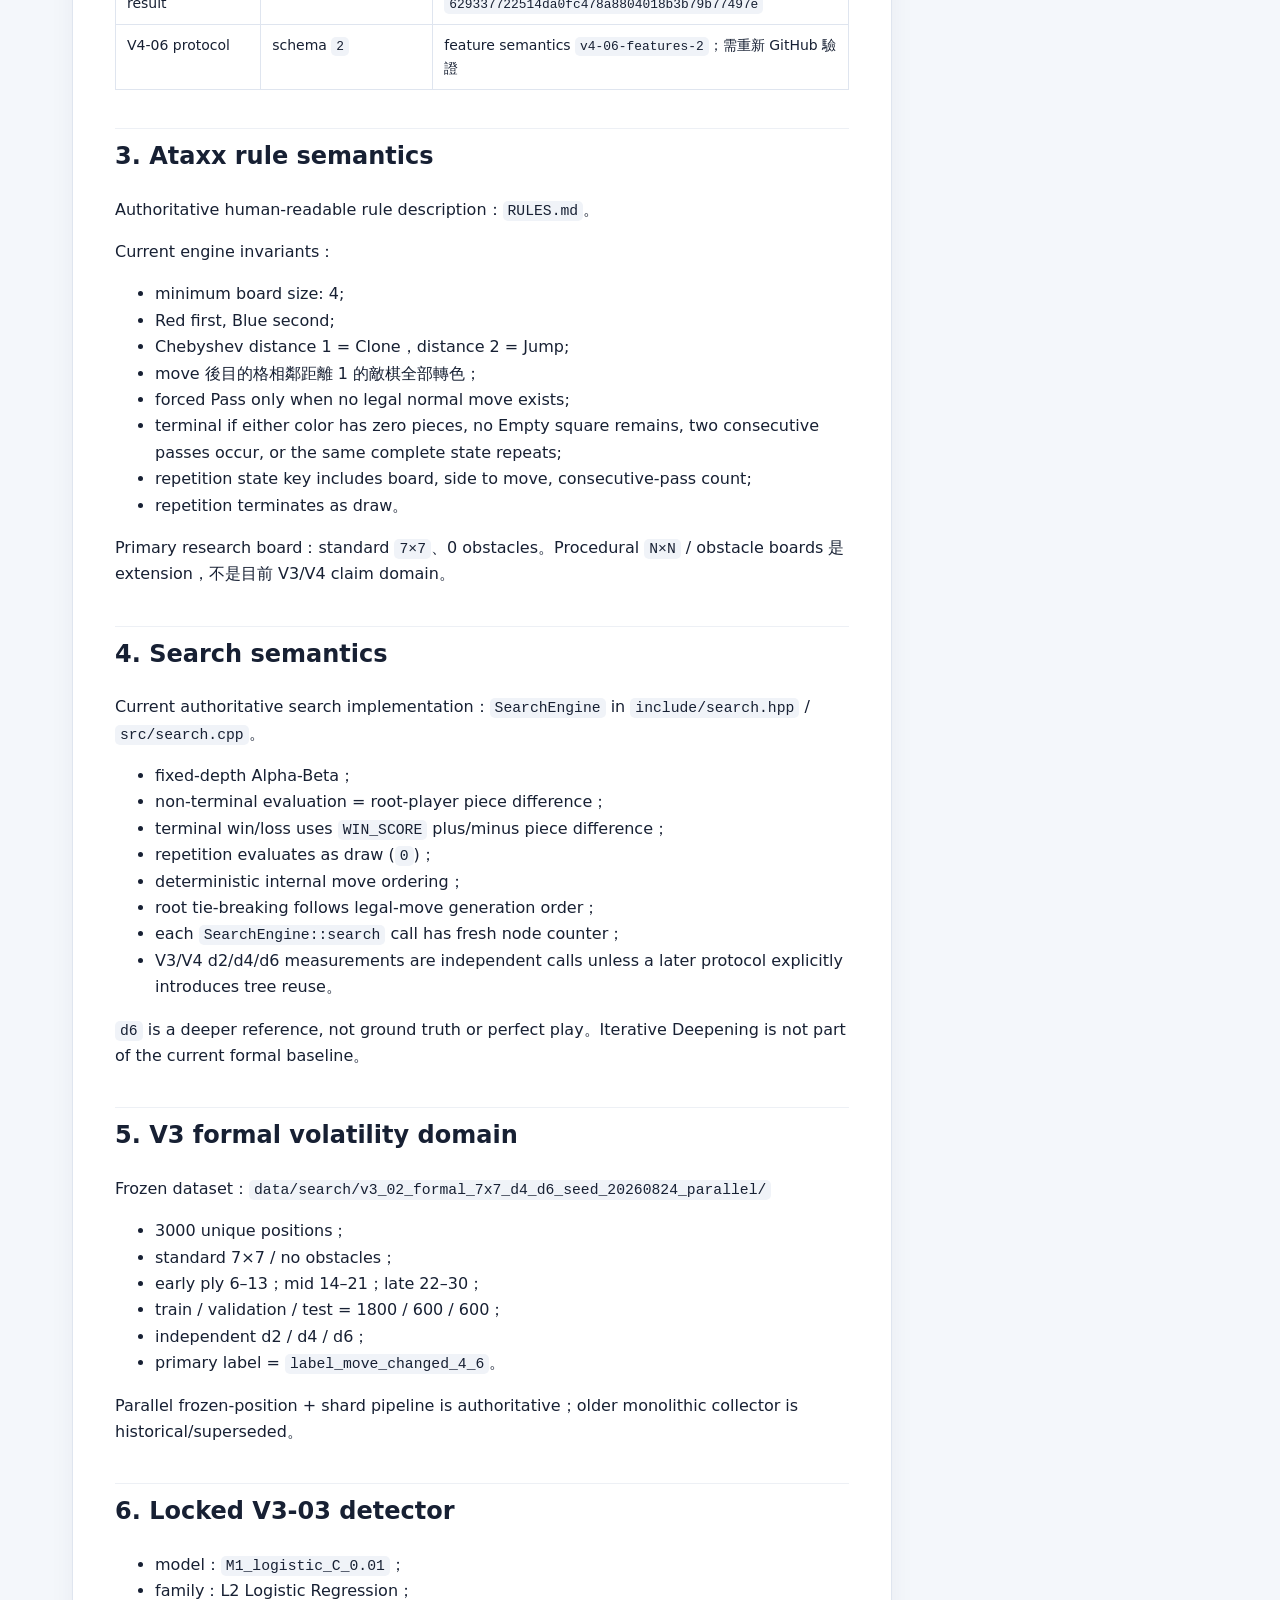
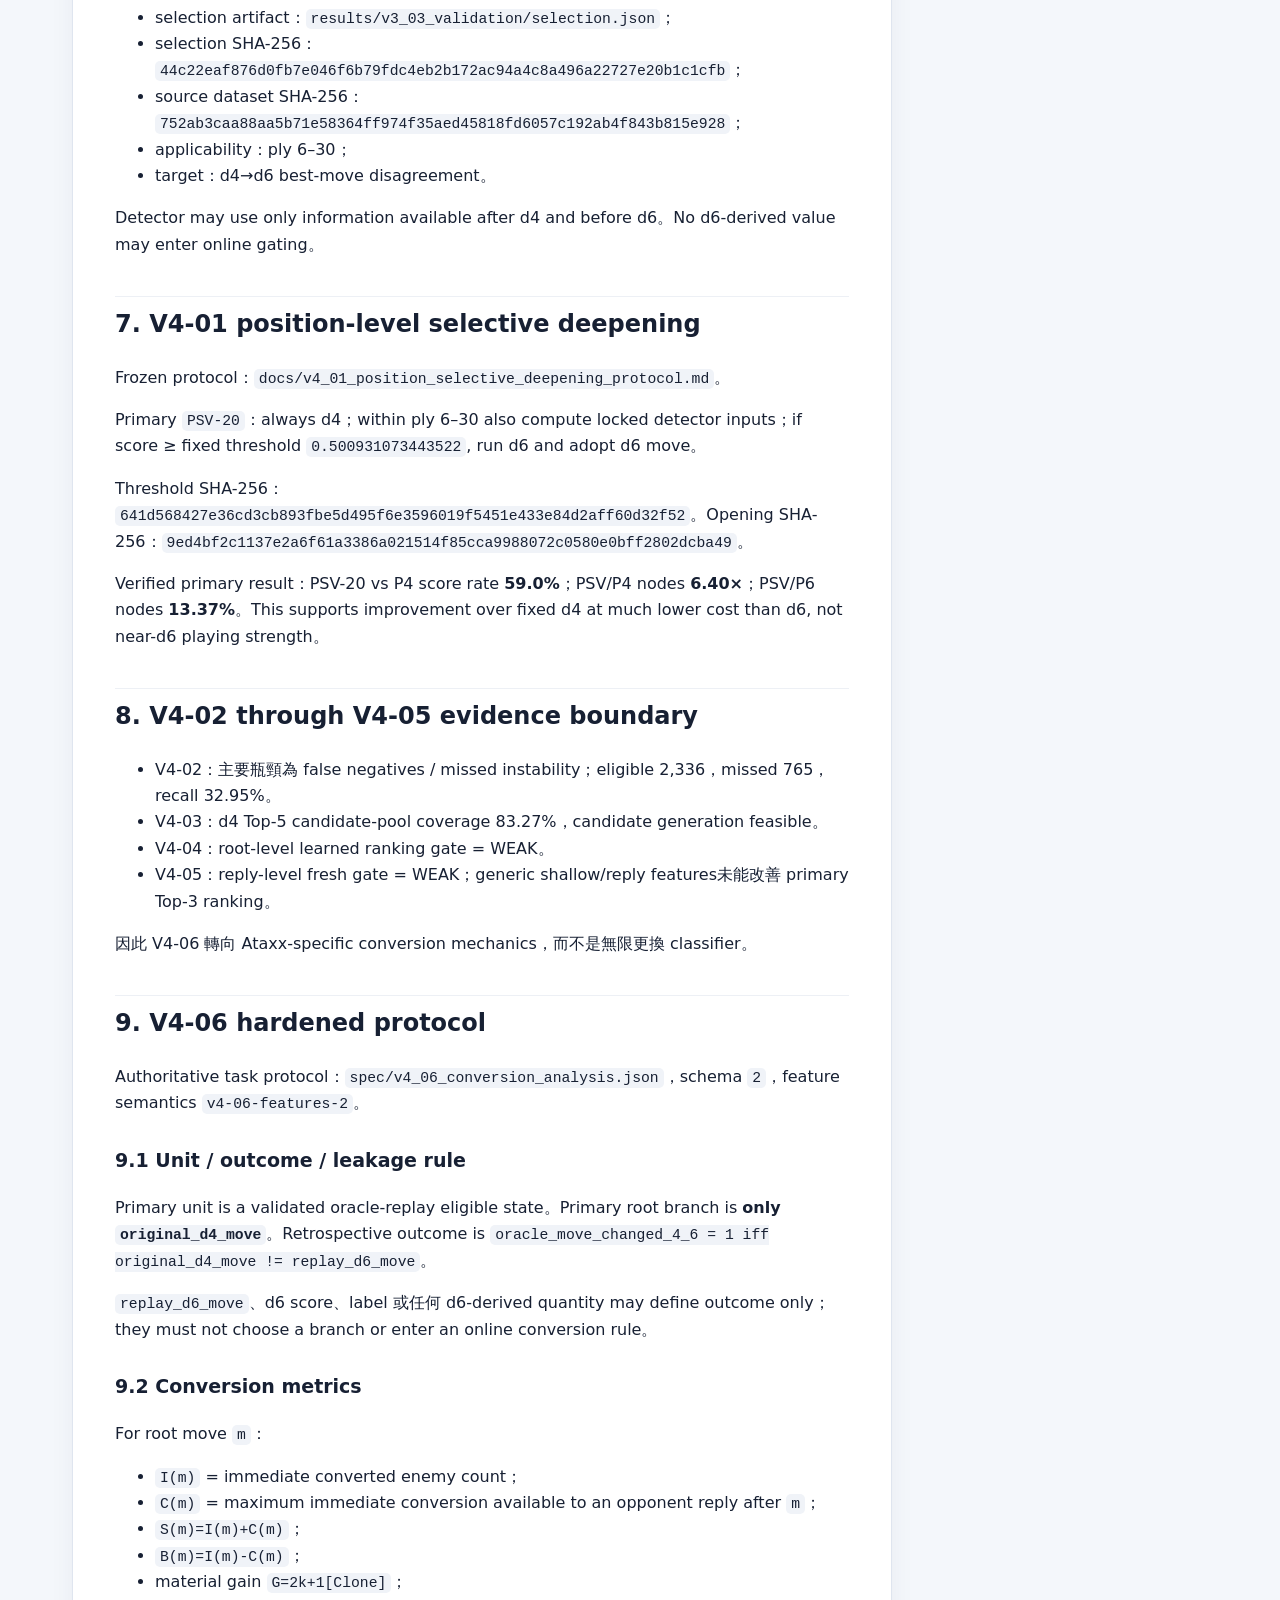
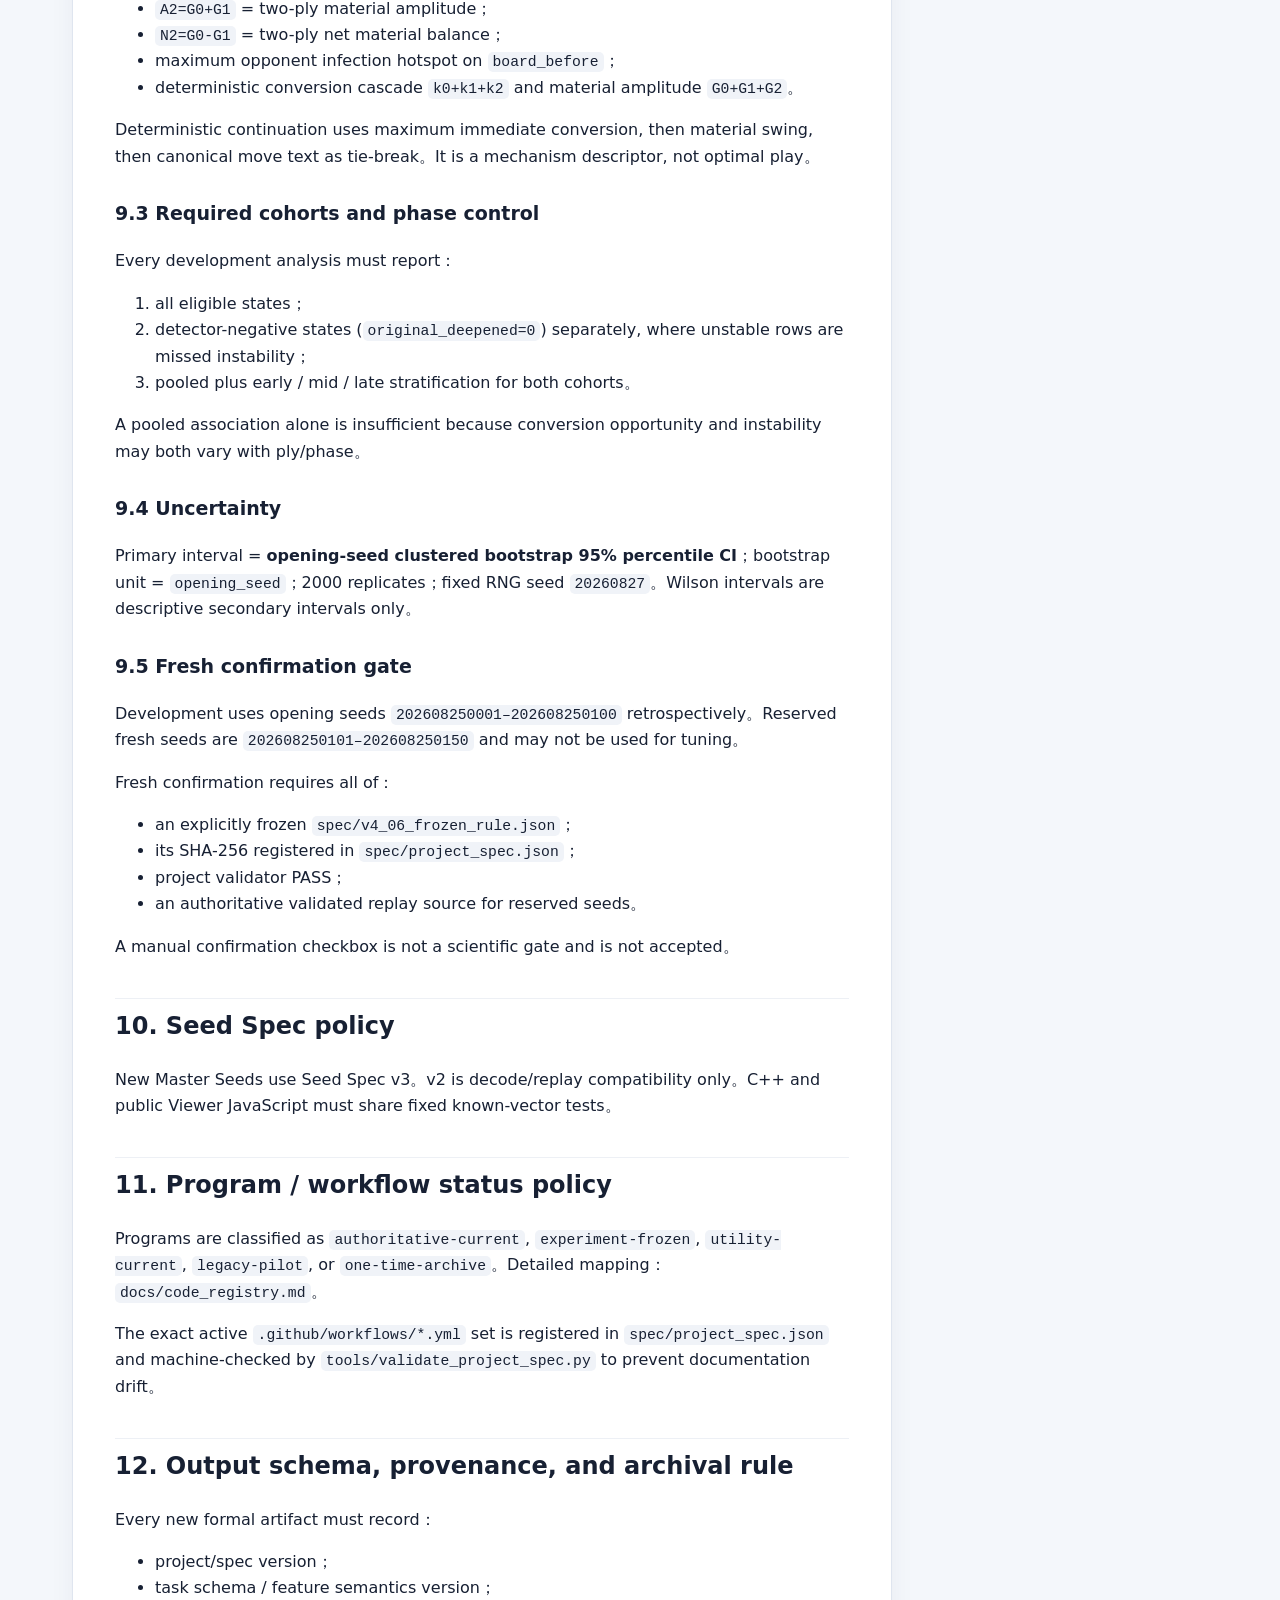
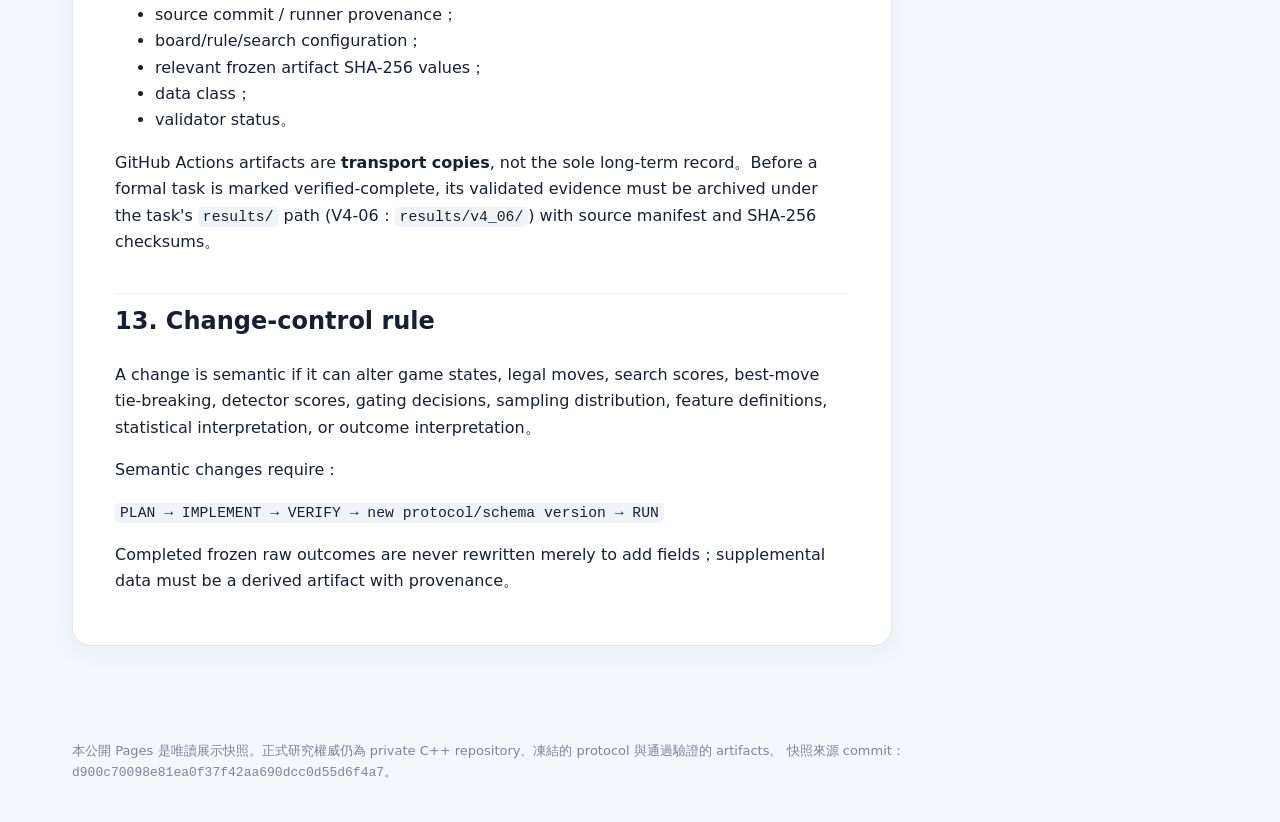
<file: reader.html>
<!doctype html>
<html lang="zh-Hant">
<head>
<meta charset="utf-8">
<meta name="viewport" content="width=device-width,initial-scale=1">
<title>研究文件 · ATAXX-VarBench</title>
<link rel="stylesheet" href="assets/site.css">
</head>
<body>
<main id="app" class="page">
  <div style="display:flex;gap:12px;align-items:end;justify-content:space-between;flex-wrap:wrap;margin-bottom:18px">
    <div>
      <div class="eyebrow">靜態文件快照</div>
      <h1 id="docTitle" style="margin:4px 0 6px">載入中…</h1>
      <div id="docMeta" class="meta"></div>
    </div>
    <label style="font-size:13px;color:#65748c">切換文件<br><select id="docSelect" class="btn" style="min-width:240px"></select></label>
  </div>
  <div class="notice">此頁是 private research repository 的唯讀快照。若快照與後續 private commit 不同，以 private repo 的 <code>SPEC.md</code>、凍結的 protocol 與正式 artifacts 為準。</div>
  <div class="article-shell" style="margin-top:18px">
    <article id="article" class="article"><div class="loading">正在載入文件…</div></article>
    <aside id="toc" class="toc"><h3>本頁目錄</h3></aside>
  </div>
</main>
<script src="assets/site.js"></script>
<script>SITE.safeInit(SITE.initReader);</script>
</body>
</html>
</file>
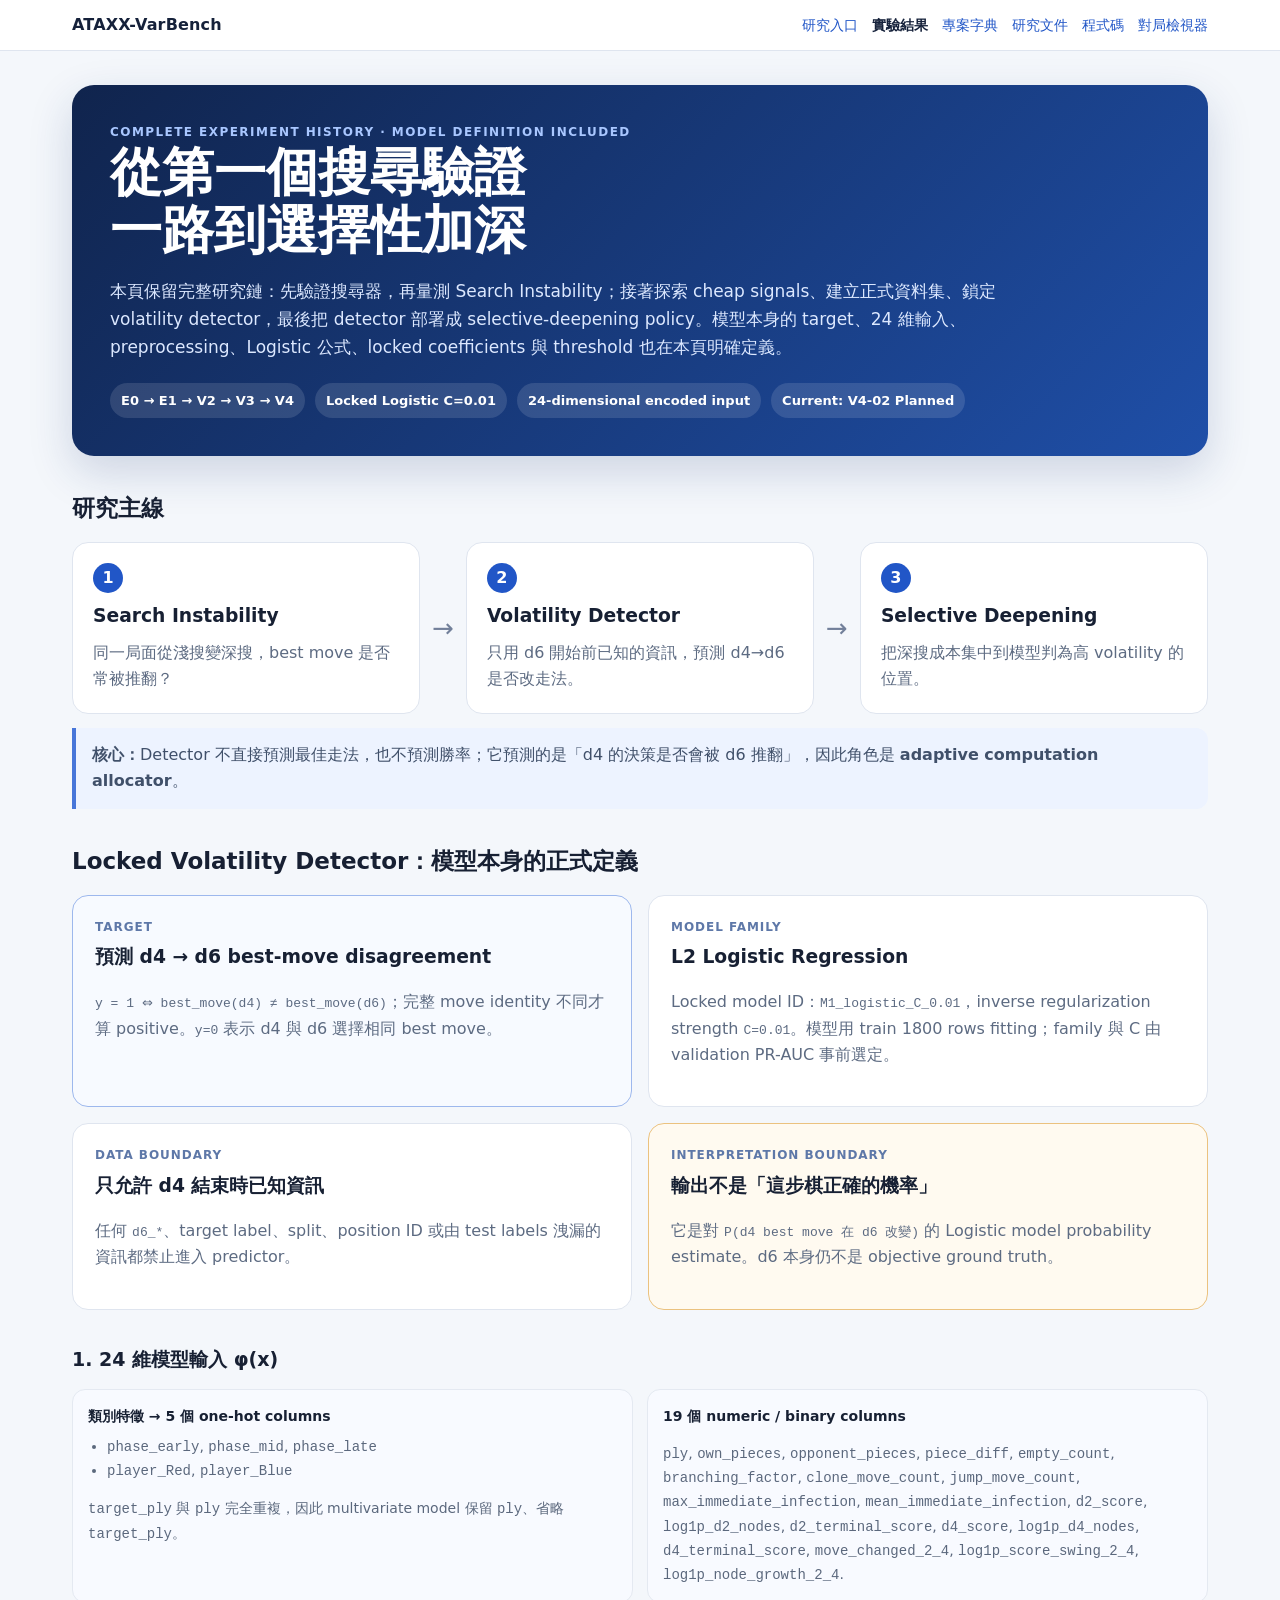
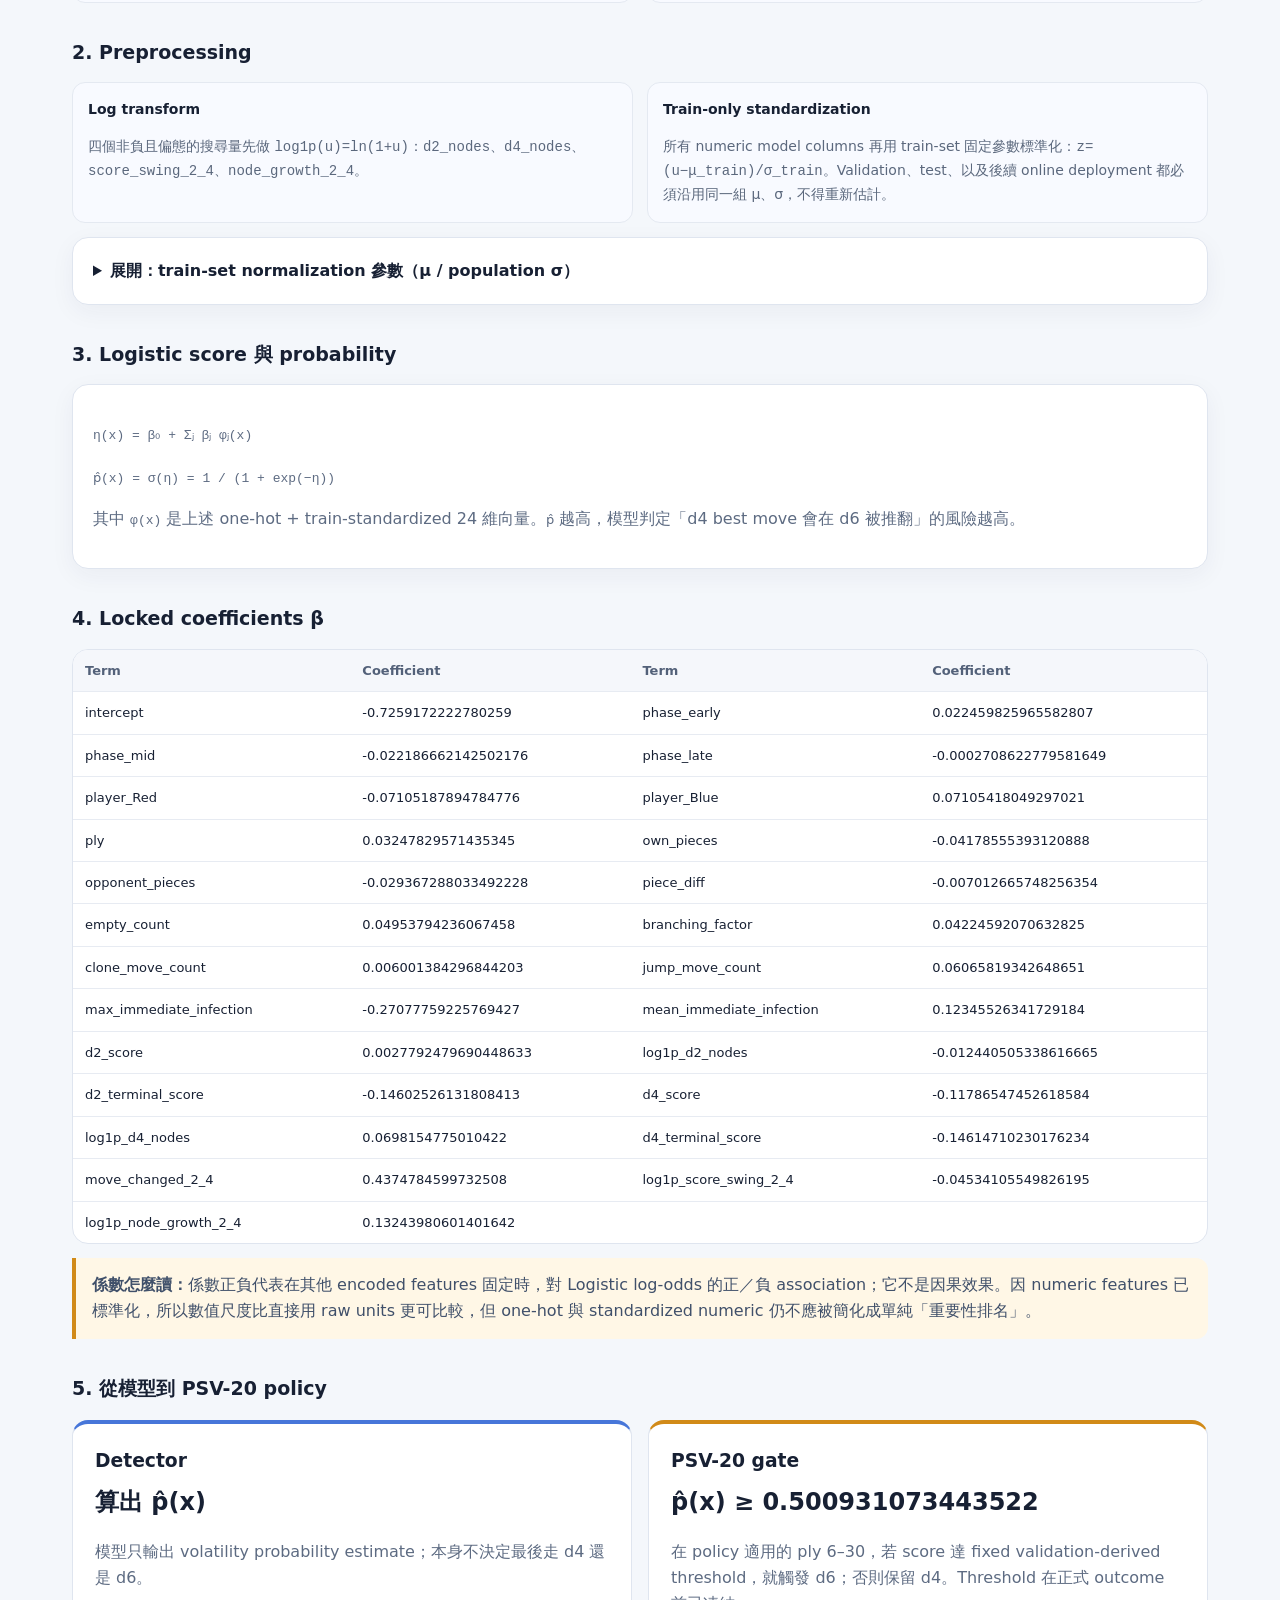
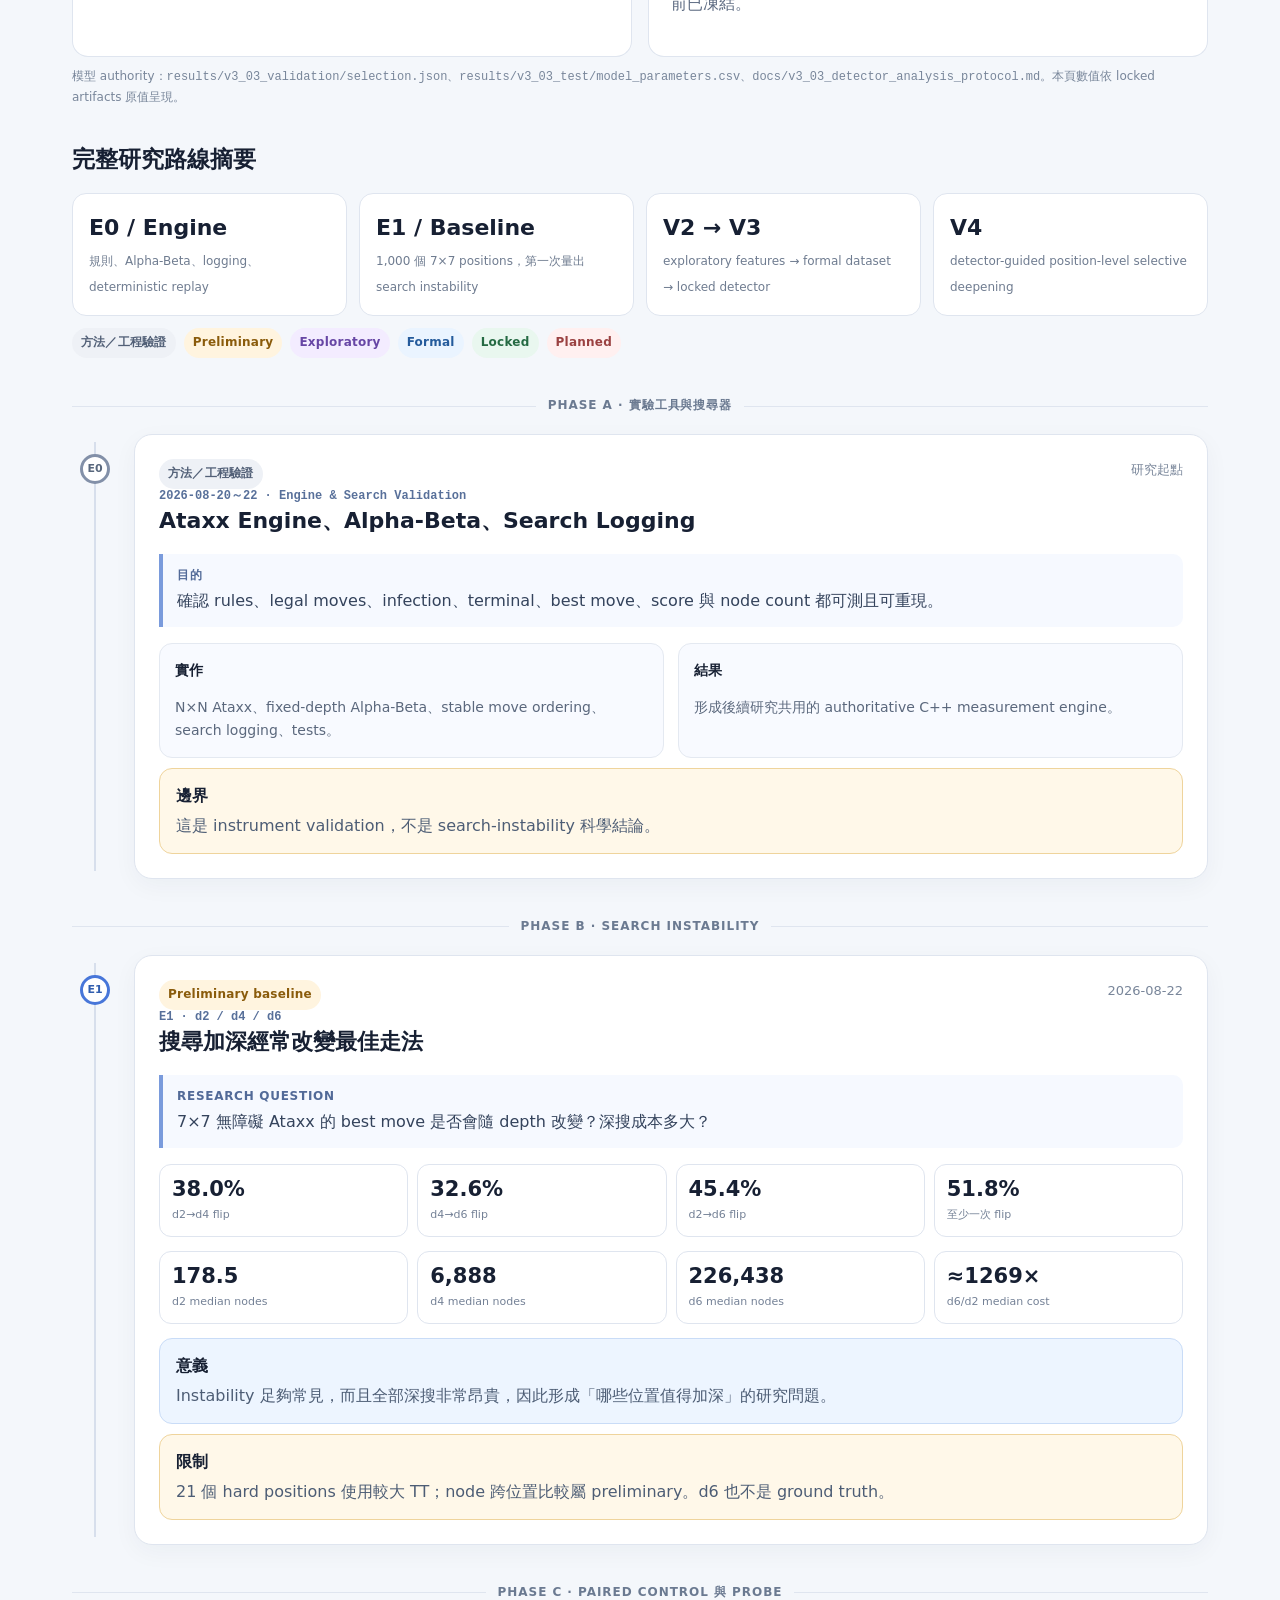
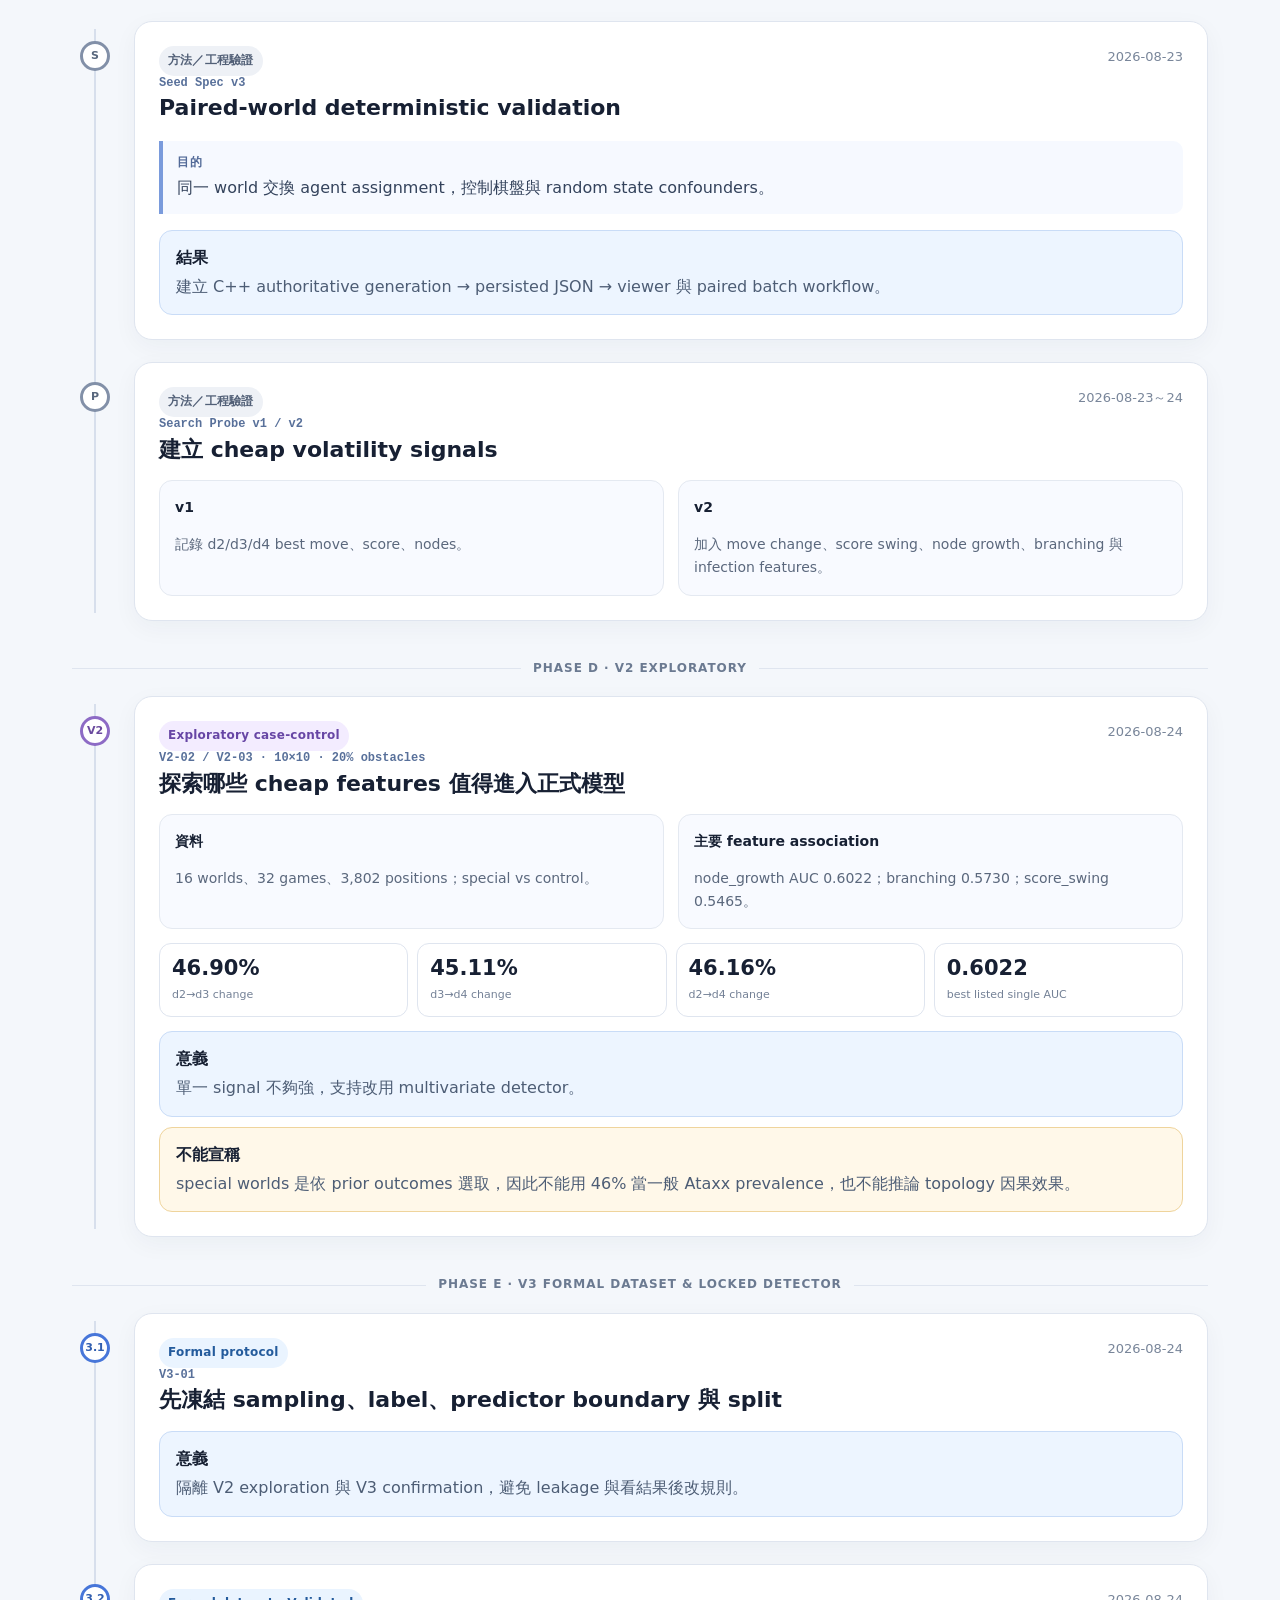
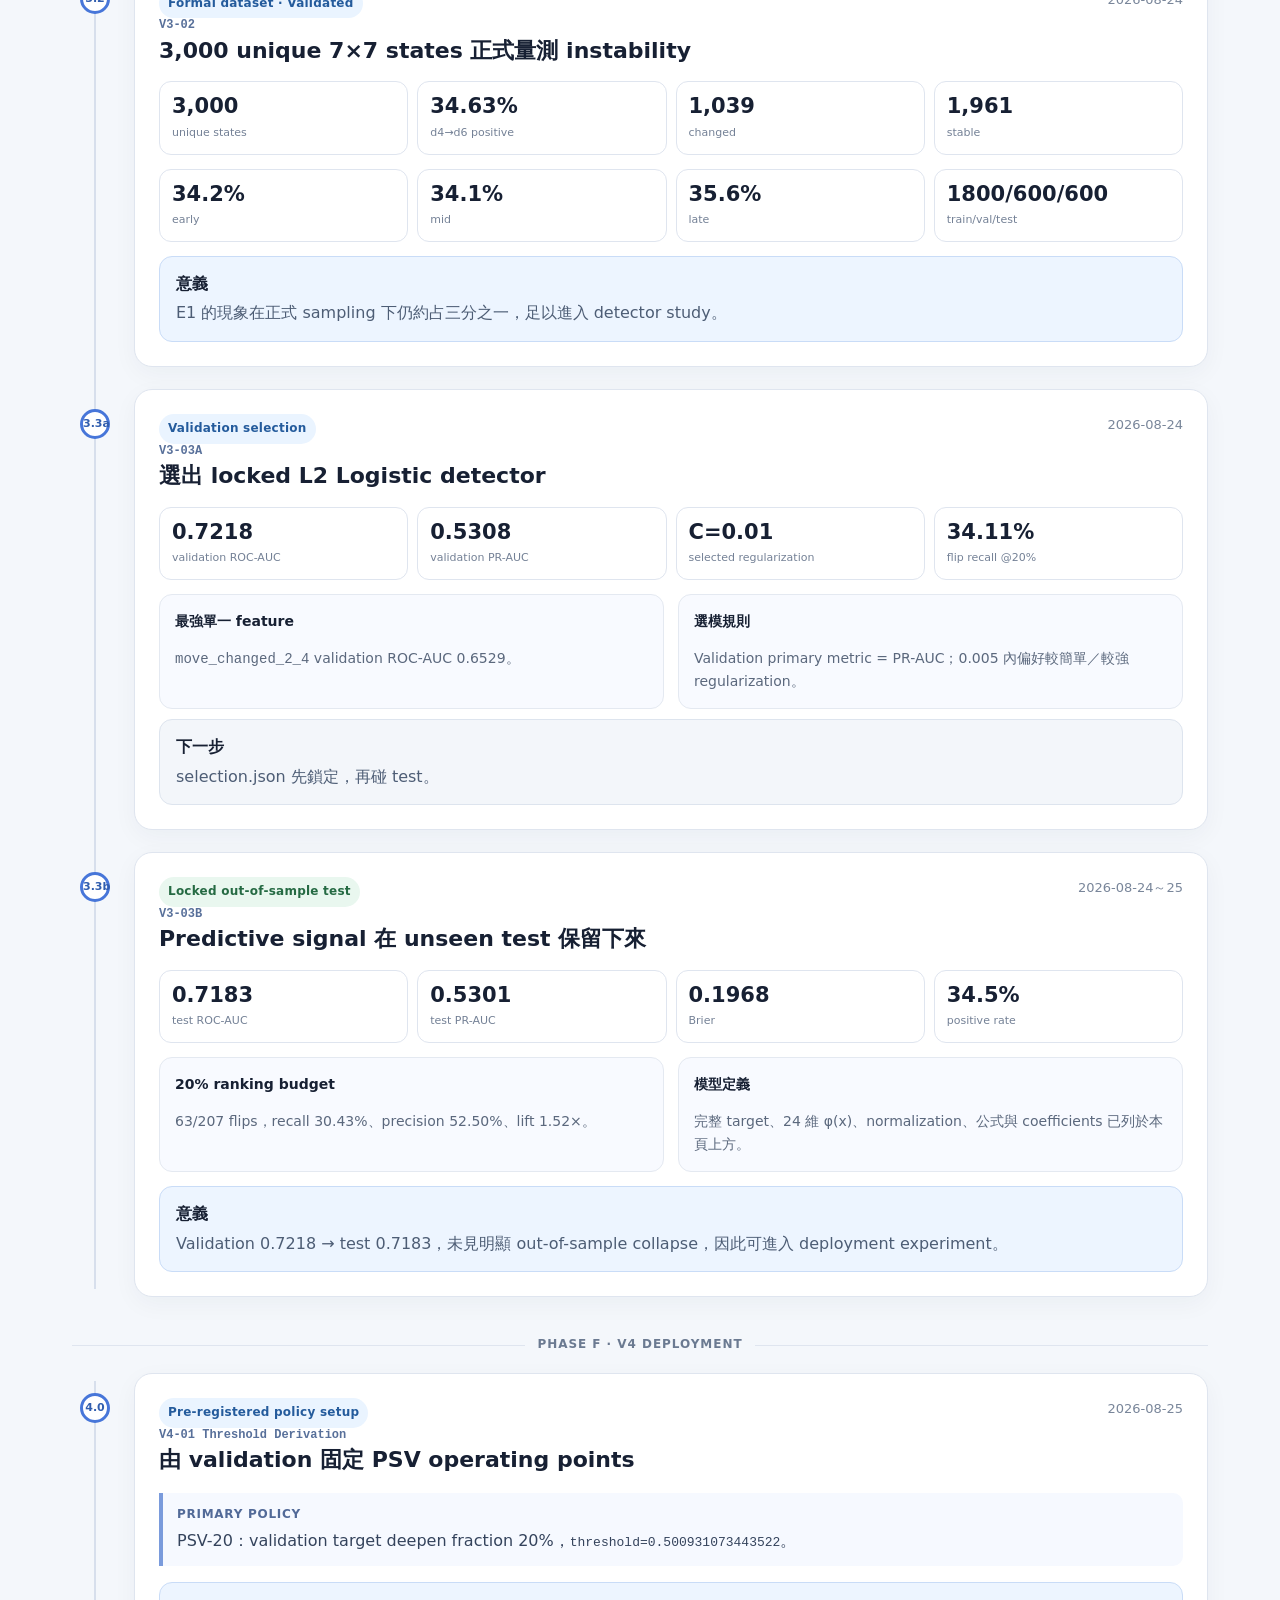
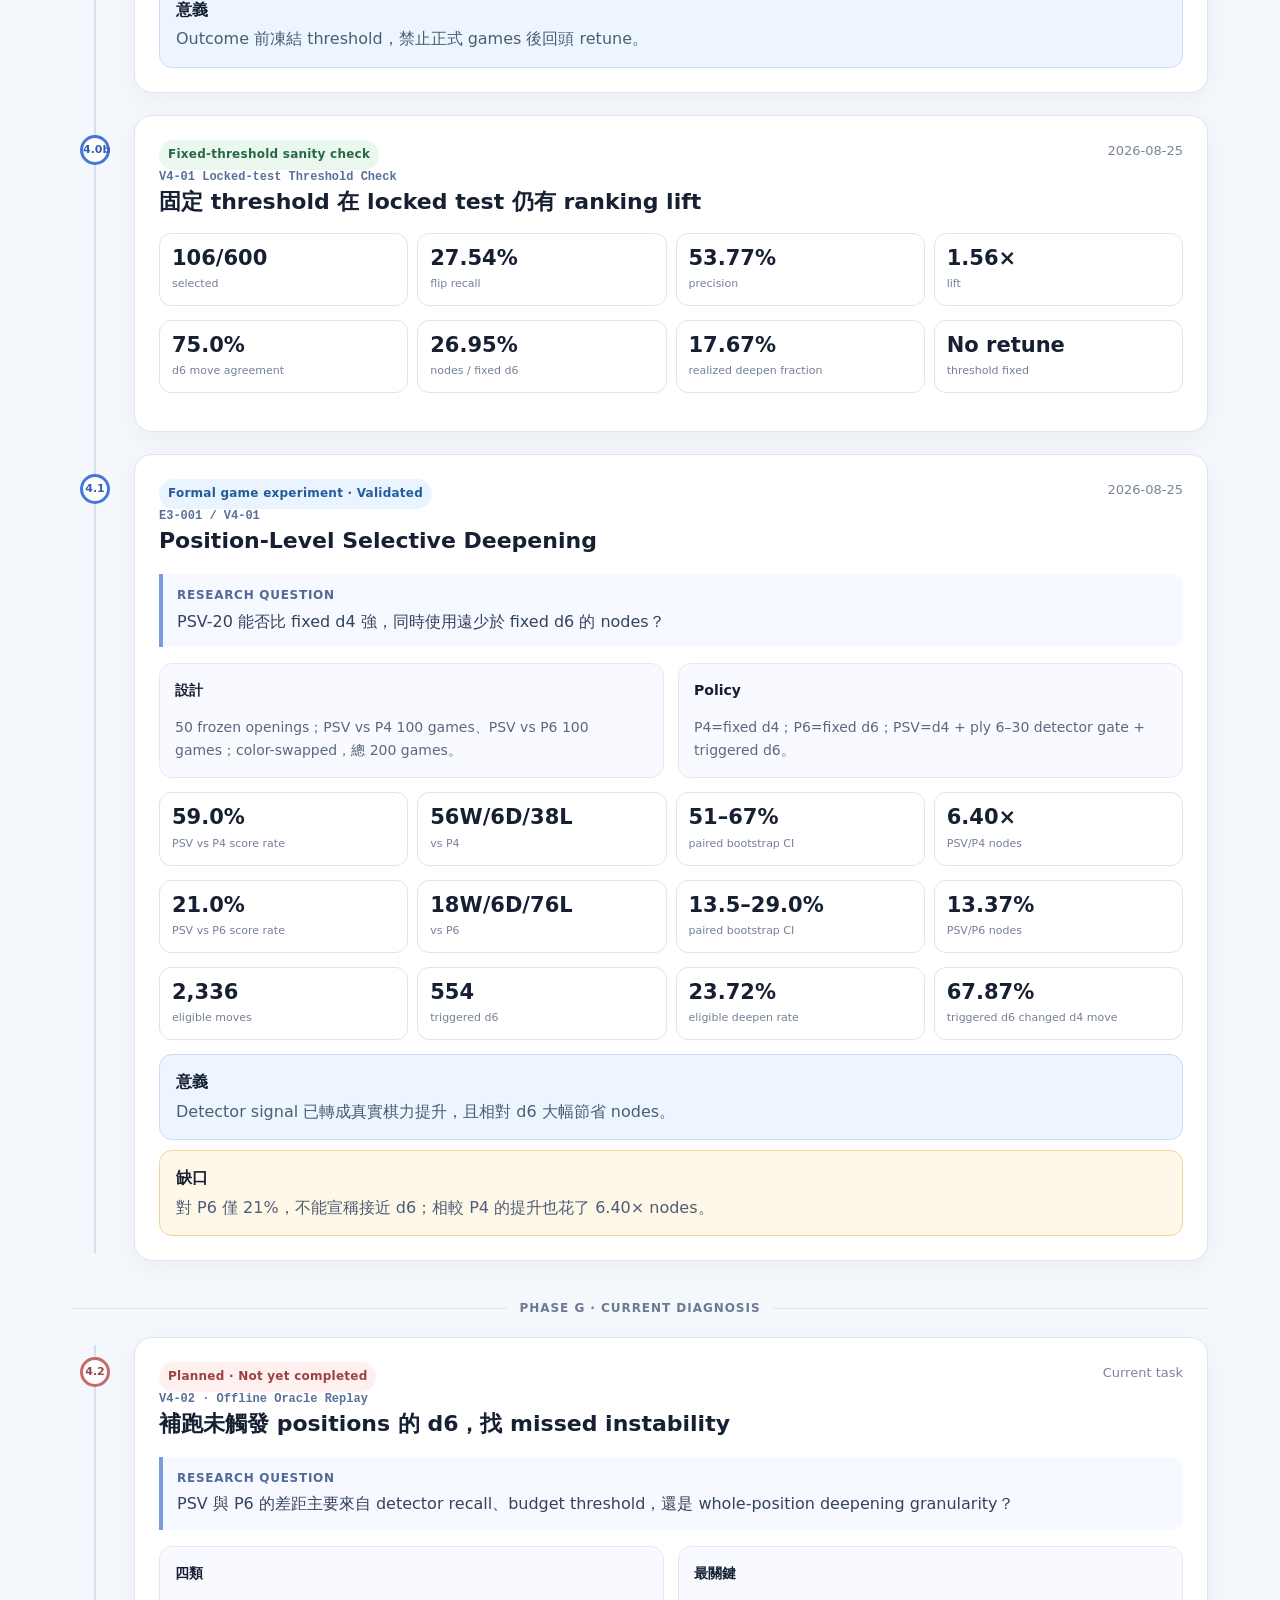
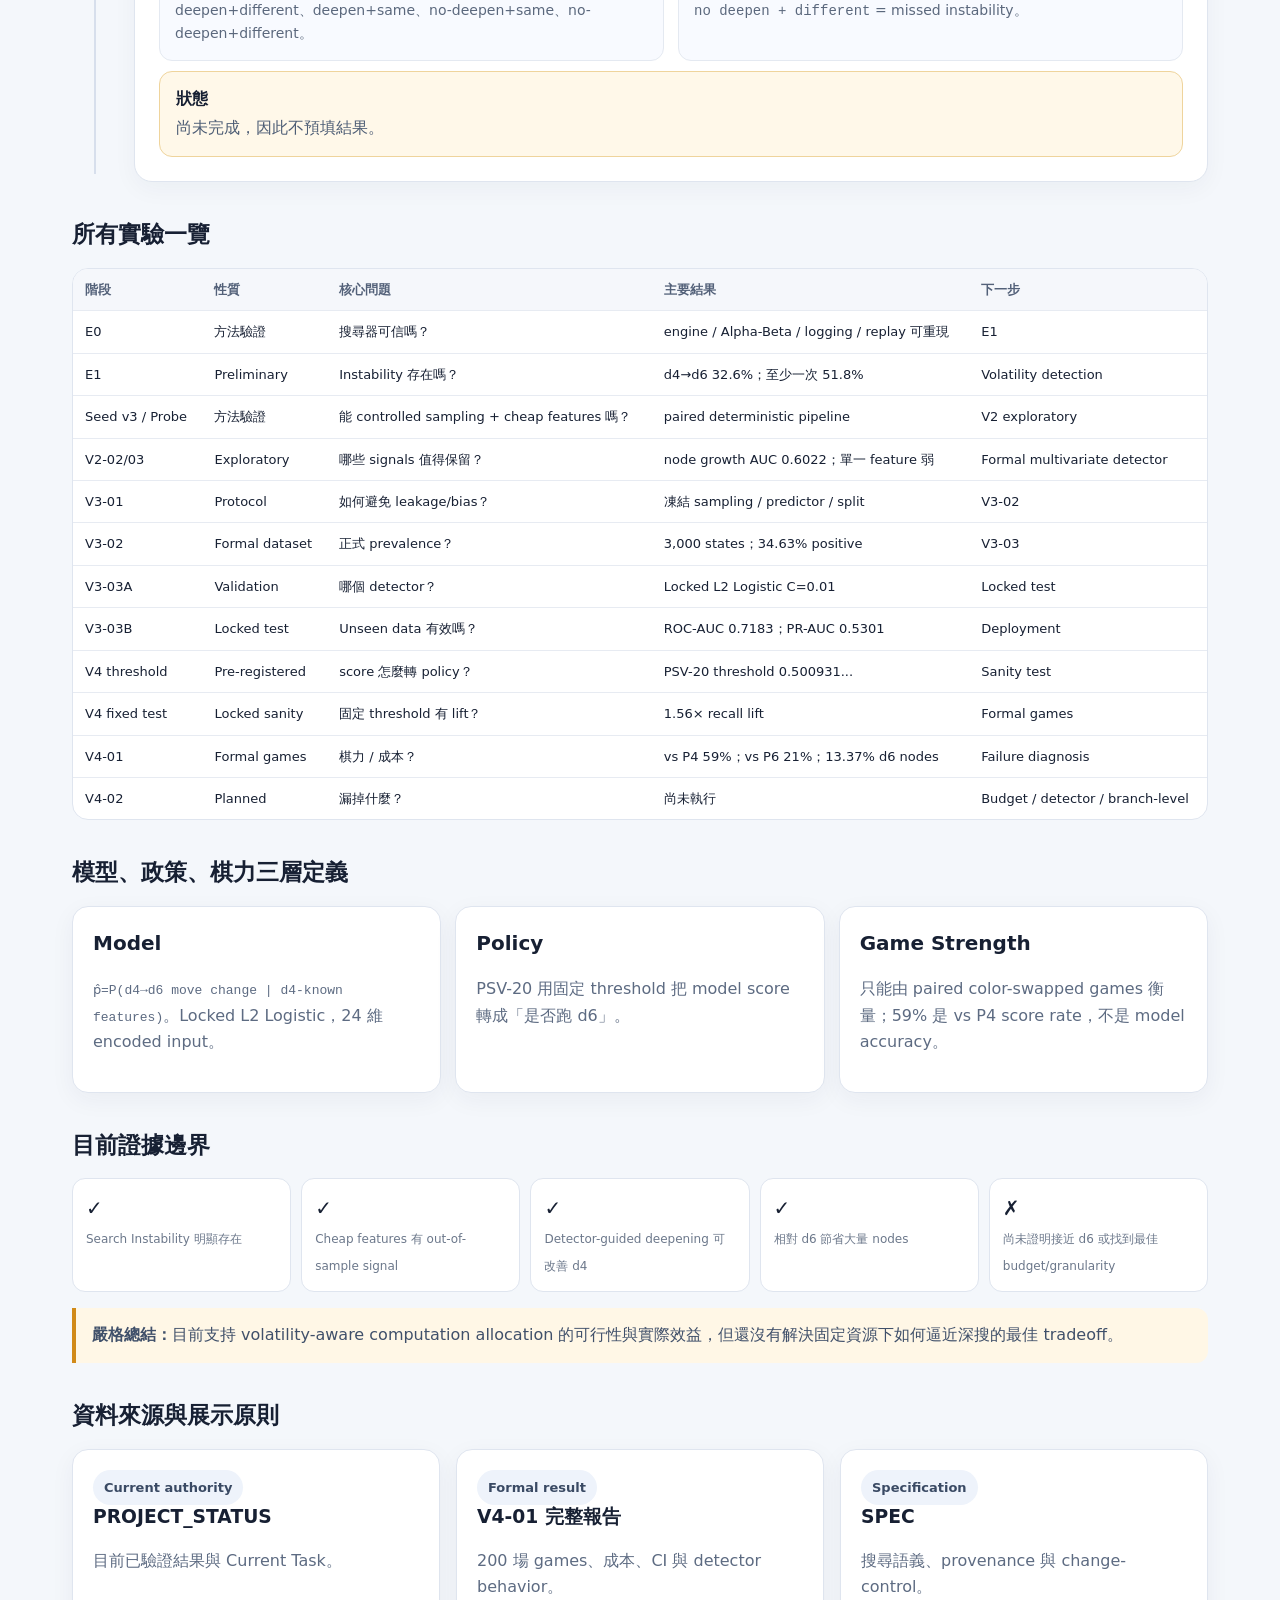
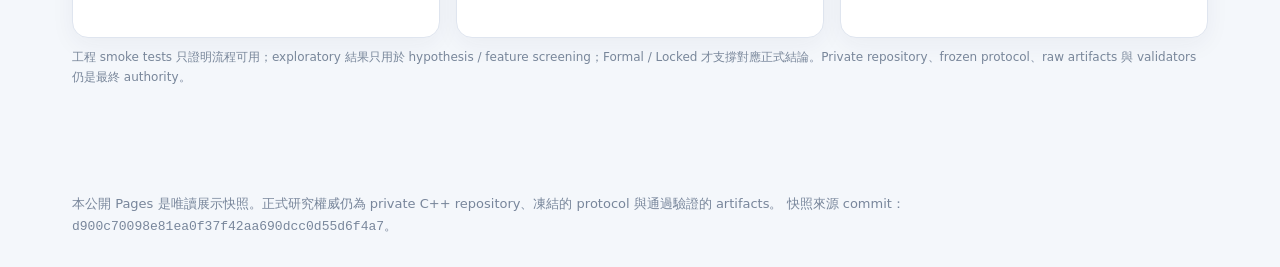
<file: results.html>
<!doctype html>
<html lang="zh-Hant">
<head>
<meta charset="utf-8">
<meta name="viewport" content="width=device-width,initial-scale=1">
<meta name="description" content="ATAXX-VarBench 從引擎驗證、Search Instability、正式 volatility detector 到 position-level selective deepening 的完整實驗歷程，含 locked model 的數學定義、特徵、preprocessing 與係數。">
<title>完整實驗歷程 · ATAXX-VarBench</title>
<link rel="stylesheet" href="assets/site.css">
<link rel="stylesheet" href="assets/results.css">
</head>
<body>
<main id="app" class="page results-page">
  <section class="hero result-hero">
    <div class="eyebrow">Complete Experiment History · Model Definition Included</div>
    <h1>從第一個搜尋驗證<br>一路到選擇性加深</h1>
    <p>本頁保留完整研究鏈：先驗證搜尋器，再量測 Search Instability；接著探索 cheap signals、建立正式資料集、鎖定 volatility detector，最後把 detector 部署成 selective-deepening policy。模型本身的 target、24 維輸入、preprocessing、Logistic 公式、locked coefficients 與 threshold 也在本頁明確定義。</p>
    <div class="pill-row">
      <span class="pill">E0 → E1 → V2 → V3 → V4</span>
      <span class="pill">Locked Logistic C=0.01</span>
      <span class="pill">24-dimensional encoded input</span>
      <span class="pill">Current: V4-02 Planned</span>
    </div>
  </section>

  <section>
    <h2 class="section-title">研究主線</h2>
    <div class="research-flow">
      <div class="flow-card"><span class="flow-step">1</span><h3>Search Instability</h3><p>同一局面從淺搜變深搜，best move 是否常被推翻？</p></div>
      <div class="flow-arrow">→</div>
      <div class="flow-card"><span class="flow-step">2</span><h3>Volatility Detector</h3><p>只用 d6 開始前已知的資訊，預測 d4→d6 是否改走法。</p></div>
      <div class="flow-arrow">→</div>
      <div class="flow-card"><span class="flow-step">3</span><h3>Selective Deepening</h3><p>把深搜成本集中到模型判為高 volatility 的位置。</p></div>
    </div>
    <div class="notice" style="margin-top:14px"><strong>核心：</strong>Detector 不直接預測最佳走法，也不預測勝率；它預測的是「d4 的決策是否會被 d6 推翻」，因此角色是 <strong>adaptive computation allocator</strong>。</div>
  </section>

  <section>
    <h2 class="section-title">Locked Volatility Detector：模型本身的正式定義</h2>
    <div class="meaning-grid">
      <div class="meaning-card primary-meaning">
        <div class="meaning-label">Target</div>
        <h3>預測 d4 → d6 best-move disagreement</h3>
        <p><code>y = 1 ⇔ best_move(d4) ≠ best_move(d6)</code>；完整 move identity 不同才算 positive。<code>y=0</code> 表示 d4 與 d6 選擇相同 best move。</p>
      </div>
      <div class="meaning-card">
        <div class="meaning-label">Model family</div>
        <h3>L2 Logistic Regression</h3>
        <p>Locked model ID：<code>M1_logistic_C_0.01</code>，inverse regularization strength <code>C=0.01</code>。模型用 train 1800 rows fitting；family 與 C 由 validation PR-AUC 事前選定。</p>
      </div>
      <div class="meaning-card">
        <div class="meaning-label">Data boundary</div>
        <h3>只允許 d4 結束時已知資訊</h3>
        <p>任何 <code>d6_*</code>、target label、split、position ID 或由 test labels 洩漏的資訊都禁止進入 predictor。</p>
      </div>
      <div class="meaning-card caution-card">
        <div class="meaning-label">Interpretation boundary</div>
        <h3>輸出不是「這步棋正確的機率」</h3>
        <p>它是對 <code>P(d4 best move 在 d6 改變)</code> 的 Logistic model probability estimate。d6 本身仍不是 objective ground truth。</p>
      </div>
    </div>

    <h3 class="section-title" style="font-size:19px">1. 24 維模型輸入 φ(x)</h3>
    <div class="experiment-grid">
      <div class="experiment-block"><h4>類別特徵 → 5 個 one-hot columns</h4><ul><li><code>phase_early</code>, <code>phase_mid</code>, <code>phase_late</code></li><li><code>player_Red</code>, <code>player_Blue</code></li></ul><p><code>target_ply</code> 與 <code>ply</code> 完全重複，因此 multivariate model 保留 <code>ply</code>、省略 <code>target_ply</code>。</p></div>
      <div class="experiment-block"><h4>19 個 numeric / binary columns</h4><p><code>ply</code>, <code>own_pieces</code>, <code>opponent_pieces</code>, <code>piece_diff</code>, <code>empty_count</code>, <code>branching_factor</code>, <code>clone_move_count</code>, <code>jump_move_count</code>, <code>max_immediate_infection</code>, <code>mean_immediate_infection</code>, <code>d2_score</code>, <code>log1p_d2_nodes</code>, <code>d2_terminal_score</code>, <code>d4_score</code>, <code>log1p_d4_nodes</code>, <code>d4_terminal_score</code>, <code>move_changed_2_4</code>, <code>log1p_score_swing_2_4</code>, <code>log1p_node_growth_2_4</code>.</p></div>
    </div>

    <h3 class="section-title" style="font-size:19px">2. Preprocessing</h3>
    <div class="experiment-grid">
      <div class="experiment-block"><h4>Log transform</h4><p>四個非負且偏態的搜尋量先做 <code>log1p(u)=ln(1+u)</code>：<code>d2_nodes</code>、<code>d4_nodes</code>、<code>score_swing_2_4</code>、<code>node_growth_2_4</code>。</p></div>
      <div class="experiment-block"><h4>Train-only standardization</h4><p>所有 numeric model columns 再用 train-set 固定參數標準化：<code>z=(u−μ_train)/σ_train</code>。Validation、test、以及後續 online deployment 都必須沿用同一組 μ、σ，不得重新估計。</p></div>
    </div>

    <details class="card" style="margin-top:14px">
      <summary><strong>展開：train-set normalization 參數（μ / population σ）</strong></summary>
      <div class="experiment-table-wrap" style="margin-top:12px">
        <table class="experiment-table"><thead><tr><th>Model column</th><th>μ_train</th><th>σ_train</th></tr></thead><tbody>
          <tr><td>ply</td><td>17.691111111111113</td><td>7.097427459524322</td></tr>
          <tr><td>own_pieces</td><td>5.015</td><td>2.284804270732081</td></tr>
          <tr><td>opponent_pieces</td><td>5.7427777777777775</td><td>2.456726153860403</td></tr>
          <tr><td>piece_diff</td><td>-0.7277777777777777</td><td>3.326042953480165</td></tr>
          <tr><td>empty_count</td><td>38.242222222222225</td><td>3.3836527855026</td></tr>
          <tr><td>branching_factor</td><td>59.90833333333333</td><td>26.68786527202537</td></tr>
          <tr><td>clone_move_count</td><td>22.34111111111111</td><td>9.537777454178311</td></tr>
          <tr><td>jump_move_count</td><td>37.56722222222222</td><td>17.643347284318295</td></tr>
          <tr><td>max_immediate_infection</td><td>2.6594444444444445</td><td>1.1662474114403676</td></tr>
          <tr><td>mean_immediate_infection</td><td>0.5398846224425798</td><td>0.3574669218831217</td></tr>
          <tr><td>d2_score</td><td>44443.98111111111</td><td>231476.18380503394</td></tr>
          <tr><td>log1p_d2_nodes</td><td>5.58950834908694</td><td>0.45156387698364586</td></tr>
          <tr><td>d2_terminal_score</td><td>0.05555555555555555</td><td>0.2290614236454256</td></tr>
          <tr><td>d4_score</td><td>76110.61944444444</td><td>289228.5414337042</td></tr>
          <tr><td>log1p_d4_nodes</td><td>9.38543465323788</td><td>0.6721087607057552</td></tr>
          <tr><td>d4_terminal_score</td><td>0.08944444444444444</td><td>0.2853841898256964</td></tr>
          <tr><td>move_changed_2_4</td><td>0.42055555555555557</td><td>0.49364823533252256</td></tr>
          <tr><td>log1p_score_swing_2_4</td><td>0.928379360445101</td><td>2.4488738104828367</td></tr>
          <tr><td>log1p_node_growth_2_4</td><td>3.8238848933016865</td><td>0.38497467887199593</td></tr>
        </tbody></table>
      </div>
    </details>

    <h3 class="section-title" style="font-size:19px">3. Logistic score 與 probability</h3>
    <div class="card">
      <p><code>η(x) = β₀ + Σⱼ βⱼ φⱼ(x)</code></p>
      <p><code>p̂(x) = σ(η) = 1 / (1 + exp(−η))</code></p>
      <p>其中 <code>φ(x)</code> 是上述 one-hot + train-standardized 24 維向量。<code>p̂</code> 越高，模型判定「d4 best move 會在 d6 被推翻」的風險越高。</p>
    </div>

    <h3 class="section-title" style="font-size:19px">4. Locked coefficients β</h3>
    <div class="experiment-table-wrap">
      <table class="experiment-table"><thead><tr><th>Term</th><th>Coefficient</th><th>Term</th><th>Coefficient</th></tr></thead><tbody>
        <tr><td>intercept</td><td>-0.7259172222780259</td><td>phase_early</td><td>0.022459825965582807</td></tr>
        <tr><td>phase_mid</td><td>-0.022186662142502176</td><td>phase_late</td><td>-0.0002708622779581649</td></tr>
        <tr><td>player_Red</td><td>-0.07105187894784776</td><td>player_Blue</td><td>0.07105418049297021</td></tr>
        <tr><td>ply</td><td>0.03247829571435345</td><td>own_pieces</td><td>-0.04178555393120888</td></tr>
        <tr><td>opponent_pieces</td><td>-0.029367288033492228</td><td>piece_diff</td><td>-0.007012665748256354</td></tr>
        <tr><td>empty_count</td><td>0.04953794236067458</td><td>branching_factor</td><td>0.04224592070632825</td></tr>
        <tr><td>clone_move_count</td><td>0.006001384296844203</td><td>jump_move_count</td><td>0.06065819342648651</td></tr>
        <tr><td>max_immediate_infection</td><td>-0.27077759225769427</td><td>mean_immediate_infection</td><td>0.12345526341729184</td></tr>
        <tr><td>d2_score</td><td>0.0027792479690448633</td><td>log1p_d2_nodes</td><td>-0.012440505338616665</td></tr>
        <tr><td>d2_terminal_score</td><td>-0.14602526131808413</td><td>d4_score</td><td>-0.11786547452618584</td></tr>
        <tr><td>log1p_d4_nodes</td><td>0.0698154775010422</td><td>d4_terminal_score</td><td>-0.14614710230176234</td></tr>
        <tr><td>move_changed_2_4</td><td>0.4374784599732508</td><td>log1p_score_swing_2_4</td><td>-0.04534105549826195</td></tr>
        <tr><td>log1p_node_growth_2_4</td><td>0.13243980601401642</td><td></td><td></td></tr>
      </tbody></table>
    </div>
    <div class="notice warning" style="margin-top:14px"><strong>係數怎麼讀：</strong>係數正負代表在其他 encoded features 固定時，對 Logistic log-odds 的正／負 association；它不是因果效果。因 numeric features 已標準化，所以數值尺度比直接用 raw units 更可比較，但 one-hot 與 standardized numeric 仍不應被簡化成單純「重要性排名」。</div>

    <h3 class="section-title" style="font-size:19px">5. 從模型到 PSV-20 policy</h3>
    <div class="comparison-grid">
      <div class="comparison-card good"><h3>Detector</h3><div class="comparison-headline">算出 p̂(x)</div><p>模型只輸出 volatility probability estimate；本身不決定最後走 d4 還是 d6。</p></div>
      <div class="comparison-card mixed"><h3>PSV-20 gate</h3><div class="comparison-headline">p̂(x) ≥ 0.500931073443522</div><p>在 policy 適用的 ply 6–30，若 score 達 fixed validation-derived threshold，就觸發 d6；否則保留 d4。Threshold 在正式 outcome 前已凍結。</p></div>
    </div>
    <p class="source-note">模型 authority：<code>results/v3_03_validation/selection.json</code>、<code>results/v3_03_test/model_parameters.csv</code>、<code>docs/v3_03_detector_analysis_protocol.md</code>。本頁數值依 locked artifacts 原值呈現。</p>
  </section>

  <section>
    <h2 class="section-title">完整研究路線摘要</h2>
    <div class="history-summary">
      <div class="kpi"><strong>E0 / Engine</strong><span>規則、Alpha-Beta、logging、deterministic replay</span></div>
      <div class="kpi"><strong>E1 / Baseline</strong><span>1,000 個 7×7 positions，第一次量出 search instability</span></div>
      <div class="kpi"><strong>V2 → V3</strong><span>exploratory features → formal dataset → locked detector</span></div>
      <div class="kpi"><strong>V4</strong><span>detector-guided position-level selective deepening</span></div>
    </div>
    <div class="legend"><span class="status-chip status-engineering">方法／工程驗證</span><span class="status-chip status-preliminary">Preliminary</span><span class="status-chip status-exploratory">Exploratory</span><span class="status-chip status-formal">Formal</span><span class="status-chip status-locked">Locked</span><span class="status-chip status-planned">Planned</span></div>
  </section>

  <div class="phase-divider"><span>Phase A · 實驗工具與搜尋器</span></div>
  <section class="timeline">
    <article class="timeline-item engineering"><div class="timeline-marker">E0</div><div class="timeline-card"><div class="timeline-head"><div><span class="status-chip status-engineering">方法／工程驗證</span><div class="experiment-id">2026-08-20～22 · Engine & Search Validation</div><h3>Ataxx Engine、Alpha-Beta、Search Logging</h3></div><span class="experiment-date">研究起點</span></div><div class="question-box"><strong>目的</strong><p>確認 rules、legal moves、infection、terminal、best move、score 與 node count 都可測且可重現。</p></div><div class="experiment-grid"><div class="experiment-block"><h4>實作</h4><p>N×N Ataxx、fixed-depth Alpha-Beta、stable move ordering、search logging、tests。</p></div><div class="experiment-block"><h4>結果</h4><p>形成後續研究共用的 authoritative C++ measurement engine。</p></div></div><div class="limitation-box"><strong>邊界</strong><p>這是 instrument validation，不是 search-instability 科學結論。</p></div></div></article>
  </section>

  <div class="phase-divider"><span>Phase B · Search Instability</span></div>
  <section class="timeline">
    <article class="timeline-item"><div class="timeline-marker">E1</div><div class="timeline-card"><div class="timeline-head"><div><span class="status-chip status-preliminary">Preliminary baseline</span><div class="experiment-id">E1 · d2 / d4 / d6</div><h3>搜尋加深經常改變最佳走法</h3></div><span class="experiment-date">2026-08-22</span></div><div class="question-box"><strong>Research question</strong><p>7×7 無障礙 Ataxx 的 best move 是否會隨 depth 改變？深搜成本多大？</p></div><div class="metrics-row"><div class="mini-metric"><strong>38.0%</strong><span>d2→d4 flip</span></div><div class="mini-metric"><strong>32.6%</strong><span>d4→d6 flip</span></div><div class="mini-metric"><strong>45.4%</strong><span>d2→d6 flip</span></div><div class="mini-metric"><strong>51.8%</strong><span>至少一次 flip</span></div></div><div class="metrics-row"><div class="mini-metric"><strong>178.5</strong><span>d2 median nodes</span></div><div class="mini-metric"><strong>6,888</strong><span>d4 median nodes</span></div><div class="mini-metric"><strong>226,438</strong><span>d6 median nodes</span></div><div class="mini-metric"><strong>≈1269×</strong><span>d6/d2 median cost</span></div></div><div class="meaning-box"><strong>意義</strong><p>Instability 足夠常見，而且全部深搜非常昂貴，因此形成「哪些位置值得加深」的研究問題。</p></div><div class="limitation-box"><strong>限制</strong><p>21 個 hard positions 使用較大 TT；node 跨位置比較屬 preliminary。d6 也不是 ground truth。</p></div></div></article>
  </section>

  <div class="phase-divider"><span>Phase C · Paired control 與 Probe</span></div>
  <section class="timeline">
    <article class="timeline-item engineering"><div class="timeline-marker">S</div><div class="timeline-card"><div class="timeline-head"><div><span class="status-chip status-engineering">方法／工程驗證</span><div class="experiment-id">Seed Spec v3</div><h3>Paired-world deterministic validation</h3></div><span class="experiment-date">2026-08-23</span></div><div class="question-box"><strong>目的</strong><p>同一 world 交換 agent assignment，控制棋盤與 random state confounders。</p></div><div class="meaning-box"><strong>結果</strong><p>建立 C++ authoritative generation → persisted JSON → viewer 與 paired batch workflow。</p></div></div></article>
    <article class="timeline-item engineering"><div class="timeline-marker">P</div><div class="timeline-card"><div class="timeline-head"><div><span class="status-chip status-engineering">方法／工程驗證</span><div class="experiment-id">Search Probe v1 / v2</div><h3>建立 cheap volatility signals</h3></div><span class="experiment-date">2026-08-23～24</span></div><div class="experiment-grid"><div class="experiment-block"><h4>v1</h4><p>記錄 d2/d3/d4 best move、score、nodes。</p></div><div class="experiment-block"><h4>v2</h4><p>加入 move change、score swing、node growth、branching 與 infection features。</p></div></div></div></article>
  </section>

  <div class="phase-divider"><span>Phase D · V2 Exploratory</span></div>
  <section class="timeline">
    <article class="timeline-item exploratory"><div class="timeline-marker">V2</div><div class="timeline-card"><div class="timeline-head"><div><span class="status-chip status-exploratory">Exploratory case-control</span><div class="experiment-id">V2-02 / V2-03 · 10×10 · 20% obstacles</div><h3>探索哪些 cheap features 值得進入正式模型</h3></div><span class="experiment-date">2026-08-24</span></div><div class="experiment-grid"><div class="experiment-block"><h4>資料</h4><p>16 worlds、32 games、3,802 positions；special vs control。</p></div><div class="experiment-block"><h4>主要 feature association</h4><p>node_growth AUC 0.6022；branching 0.5730；score_swing 0.5465。</p></div></div><div class="metrics-row"><div class="mini-metric"><strong>46.90%</strong><span>d2→d3 change</span></div><div class="mini-metric"><strong>45.11%</strong><span>d3→d4 change</span></div><div class="mini-metric"><strong>46.16%</strong><span>d2→d4 change</span></div><div class="mini-metric"><strong>0.6022</strong><span>best listed single AUC</span></div></div><div class="meaning-box"><strong>意義</strong><p>單一 signal 不夠強，支持改用 multivariate detector。</p></div><div class="limitation-box"><strong>不能宣稱</strong><p>special worlds 是依 prior outcomes 選取，因此不能用 46% 當一般 Ataxx prevalence，也不能推論 topology 因果效果。</p></div></div></article>
  </section>

  <div class="phase-divider"><span>Phase E · V3 Formal Dataset & Locked Detector</span></div>
  <section class="timeline">
    <article class="timeline-item"><div class="timeline-marker">3.1</div><div class="timeline-card"><div class="timeline-head"><div><span class="status-chip status-formal">Formal protocol</span><div class="experiment-id">V3-01</div><h3>先凍結 sampling、label、predictor boundary 與 split</h3></div><span class="experiment-date">2026-08-24</span></div><div class="meaning-box"><strong>意義</strong><p>隔離 V2 exploration 與 V3 confirmation，避免 leakage 與看結果後改規則。</p></div></div></article>

    <article class="timeline-item"><div class="timeline-marker">3.2</div><div class="timeline-card"><div class="timeline-head"><div><span class="status-chip status-formal">Formal dataset · Validated</span><div class="experiment-id">V3-02</div><h3>3,000 unique 7×7 states 正式量測 instability</h3></div><span class="experiment-date">2026-08-24</span></div><div class="metrics-row"><div class="mini-metric"><strong>3,000</strong><span>unique states</span></div><div class="mini-metric"><strong>34.63%</strong><span>d4→d6 positive</span></div><div class="mini-metric"><strong>1,039</strong><span>changed</span></div><div class="mini-metric"><strong>1,961</strong><span>stable</span></div></div><div class="metrics-row"><div class="mini-metric"><strong>34.2%</strong><span>early</span></div><div class="mini-metric"><strong>34.1%</strong><span>mid</span></div><div class="mini-metric"><strong>35.6%</strong><span>late</span></div><div class="mini-metric"><strong>1800/600/600</strong><span>train/val/test</span></div></div><div class="meaning-box"><strong>意義</strong><p>E1 的現象在正式 sampling 下仍約占三分之一，足以進入 detector study。</p></div></div></article>

    <article class="timeline-item"><div class="timeline-marker">3.3a</div><div class="timeline-card"><div class="timeline-head"><div><span class="status-chip status-formal">Validation selection</span><div class="experiment-id">V3-03A</div><h3>選出 locked L2 Logistic detector</h3></div><span class="experiment-date">2026-08-24</span></div><div class="metrics-row"><div class="mini-metric"><strong>0.7218</strong><span>validation ROC-AUC</span></div><div class="mini-metric"><strong>0.5308</strong><span>validation PR-AUC</span></div><div class="mini-metric"><strong>C=0.01</strong><span>selected regularization</span></div><div class="mini-metric"><strong>34.11%</strong><span>flip recall @20%</span></div></div><div class="experiment-grid"><div class="experiment-block"><h4>最強單一 feature</h4><p><code>move_changed_2_4</code> validation ROC-AUC 0.6529。</p></div><div class="experiment-block"><h4>選模規則</h4><p>Validation primary metric = PR-AUC；0.005 內偏好較簡單／較強 regularization。</p></div></div><div class="next-box"><strong>下一步</strong><p>selection.json 先鎖定，再碰 test。</p></div></div></article>

    <article class="timeline-item"><div class="timeline-marker">3.3b</div><div class="timeline-card"><div class="timeline-head"><div><span class="status-chip status-locked">Locked out-of-sample test</span><div class="experiment-id">V3-03B</div><h3>Predictive signal 在 unseen test 保留下來</h3></div><span class="experiment-date">2026-08-24～25</span></div><div class="metrics-row"><div class="mini-metric"><strong>0.7183</strong><span>test ROC-AUC</span></div><div class="mini-metric"><strong>0.5301</strong><span>test PR-AUC</span></div><div class="mini-metric"><strong>0.1968</strong><span>Brier</span></div><div class="mini-metric"><strong>34.5%</strong><span>positive rate</span></div></div><div class="experiment-grid"><div class="experiment-block"><h4>20% ranking budget</h4><p>63/207 flips，recall 30.43%、precision 52.50%、lift 1.52×。</p></div><div class="experiment-block"><h4>模型定義</h4><p>完整 target、24 維 φ(x)、normalization、公式與 coefficients 已列於本頁上方。</p></div></div><div class="meaning-box"><strong>意義</strong><p>Validation 0.7218 → test 0.7183，未見明顯 out-of-sample collapse，因此可進入 deployment experiment。</p></div></div></article>
  </section>

  <div class="phase-divider"><span>Phase F · V4 Deployment</span></div>
  <section class="timeline">
    <article class="timeline-item"><div class="timeline-marker">4.0</div><div class="timeline-card"><div class="timeline-head"><div><span class="status-chip status-formal">Pre-registered policy setup</span><div class="experiment-id">V4-01 Threshold Derivation</div><h3>由 validation 固定 PSV operating points</h3></div><span class="experiment-date">2026-08-25</span></div><div class="question-box"><strong>Primary policy</strong><p>PSV-20：validation target deepen fraction 20%，<code>threshold=0.500931073443522</code>。</p></div><div class="meaning-box"><strong>意義</strong><p>Outcome 前凍結 threshold，禁止正式 games 後回頭 retune。</p></div></div></article>

    <article class="timeline-item"><div class="timeline-marker">4.0b</div><div class="timeline-card"><div class="timeline-head"><div><span class="status-chip status-locked">Fixed-threshold sanity check</span><div class="experiment-id">V4-01 Locked-test Threshold Check</div><h3>固定 threshold 在 locked test 仍有 ranking lift</h3></div><span class="experiment-date">2026-08-25</span></div><div class="metrics-row"><div class="mini-metric"><strong>106/600</strong><span>selected</span></div><div class="mini-metric"><strong>27.54%</strong><span>flip recall</span></div><div class="mini-metric"><strong>53.77%</strong><span>precision</span></div><div class="mini-metric"><strong>1.56×</strong><span>lift</span></div></div><div class="metrics-row"><div class="mini-metric"><strong>75.0%</strong><span>d6 move agreement</span></div><div class="mini-metric"><strong>26.95%</strong><span>nodes / fixed d6</span></div><div class="mini-metric"><strong>17.67%</strong><span>realized deepen fraction</span></div><div class="mini-metric"><strong>No retune</strong><span>threshold fixed</span></div></div></div></article>

    <article class="timeline-item"><div class="timeline-marker">4.1</div><div class="timeline-card"><div class="timeline-head"><div><span class="status-chip status-formal">Formal game experiment · Validated</span><div class="experiment-id">E3-001 / V4-01</div><h3>Position-Level Selective Deepening</h3></div><span class="experiment-date">2026-08-25</span></div><div class="question-box"><strong>Research question</strong><p>PSV-20 能否比 fixed d4 強，同時使用遠少於 fixed d6 的 nodes？</p></div><div class="experiment-grid"><div class="experiment-block"><h4>設計</h4><p>50 frozen openings；PSV vs P4 100 games、PSV vs P6 100 games；color-swapped，總 200 games。</p></div><div class="experiment-block"><h4>Policy</h4><p>P4=fixed d4；P6=fixed d6；PSV=d4 + ply 6–30 detector gate + triggered d6。</p></div></div><div class="metrics-row"><div class="mini-metric"><strong>59.0%</strong><span>PSV vs P4 score rate</span></div><div class="mini-metric"><strong>56W/6D/38L</strong><span>vs P4</span></div><div class="mini-metric"><strong>51–67%</strong><span>paired bootstrap CI</span></div><div class="mini-metric"><strong>6.40×</strong><span>PSV/P4 nodes</span></div></div><div class="metrics-row"><div class="mini-metric"><strong>21.0%</strong><span>PSV vs P6 score rate</span></div><div class="mini-metric"><strong>18W/6D/76L</strong><span>vs P6</span></div><div class="mini-metric"><strong>13.5–29.0%</strong><span>paired bootstrap CI</span></div><div class="mini-metric"><strong>13.37%</strong><span>PSV/P6 nodes</span></div></div><div class="metrics-row"><div class="mini-metric"><strong>2,336</strong><span>eligible moves</span></div><div class="mini-metric"><strong>554</strong><span>triggered d6</span></div><div class="mini-metric"><strong>23.72%</strong><span>eligible deepen rate</span></div><div class="mini-metric"><strong>67.87%</strong><span>triggered d6 changed d4 move</span></div></div><div class="meaning-box"><strong>意義</strong><p>Detector signal 已轉成真實棋力提升，且相對 d6 大幅節省 nodes。</p></div><div class="limitation-box"><strong>缺口</strong><p>對 P6 僅 21%，不能宣稱接近 d6；相較 P4 的提升也花了 6.40× nodes。</p></div></div></article>
  </section>

  <div class="phase-divider"><span>Phase G · Current Diagnosis</span></div>
  <section class="timeline">
    <article class="timeline-item planned"><div class="timeline-marker">4.2</div><div class="timeline-card"><div class="timeline-head"><div><span class="status-chip status-planned">Planned · Not yet completed</span><div class="experiment-id">V4-02 · Offline Oracle Replay</div><h3>補跑未觸發 positions 的 d6，找 missed instability</h3></div><span class="experiment-date">Current task</span></div><div class="question-box"><strong>Research question</strong><p>PSV 與 P6 的差距主要來自 detector recall、budget threshold，還是 whole-position deepening granularity？</p></div><div class="experiment-grid"><div class="experiment-block"><h4>四類</h4><p>deepen+different、deepen+same、no-deepen+same、no-deepen+different。</p></div><div class="experiment-block"><h4>最關鍵</h4><p><code>no deepen + different</code> = missed instability。</p></div></div><div class="limitation-box"><strong>狀態</strong><p>尚未完成，因此不預填結果。</p></div></div></article>
  </section>

  <section>
    <h2 class="section-title">所有實驗一覽</h2>
    <div class="experiment-table-wrap"><table class="experiment-table"><thead><tr><th>階段</th><th>性質</th><th>核心問題</th><th>主要結果</th><th>下一步</th></tr></thead><tbody>
      <tr><td>E0</td><td>方法驗證</td><td>搜尋器可信嗎？</td><td>engine / Alpha-Beta / logging / replay 可重現</td><td>E1</td></tr>
      <tr><td>E1</td><td>Preliminary</td><td>Instability 存在嗎？</td><td>d4→d6 32.6%；至少一次 51.8%</td><td>Volatility detection</td></tr>
      <tr><td>Seed v3 / Probe</td><td>方法驗證</td><td>能 controlled sampling + cheap features 嗎？</td><td>paired deterministic pipeline</td><td>V2 exploratory</td></tr>
      <tr><td>V2-02/03</td><td>Exploratory</td><td>哪些 signals 值得保留？</td><td>node growth AUC 0.6022；單一 feature 弱</td><td>Formal multivariate detector</td></tr>
      <tr><td>V3-01</td><td>Protocol</td><td>如何避免 leakage/bias？</td><td>凍結 sampling / predictor / split</td><td>V3-02</td></tr>
      <tr><td>V3-02</td><td>Formal dataset</td><td>正式 prevalence？</td><td>3,000 states；34.63% positive</td><td>V3-03</td></tr>
      <tr><td>V3-03A</td><td>Validation</td><td>哪個 detector？</td><td>Locked L2 Logistic C=0.01</td><td>Locked test</td></tr>
      <tr><td>V3-03B</td><td>Locked test</td><td>Unseen data 有效嗎？</td><td>ROC-AUC 0.7183；PR-AUC 0.5301</td><td>Deployment</td></tr>
      <tr><td>V4 threshold</td><td>Pre-registered</td><td>score 怎麼轉 policy？</td><td>PSV-20 threshold 0.500931...</td><td>Sanity test</td></tr>
      <tr><td>V4 fixed test</td><td>Locked sanity</td><td>固定 threshold 有 lift？</td><td>1.56× recall lift</td><td>Formal games</td></tr>
      <tr><td>V4-01</td><td>Formal games</td><td>棋力 / 成本？</td><td>vs P4 59%；vs P6 21%；13.37% d6 nodes</td><td>Failure diagnosis</td></tr>
      <tr><td>V4-02</td><td>Planned</td><td>漏掉什麼？</td><td>尚未執行</td><td>Budget / detector / branch-level</td></tr>
    </tbody></table></div>
  </section>

  <section>
    <h2 class="section-title">模型、政策、棋力三層定義</h2>
    <div class="model-separation">
      <div class="card"><strong>Model</strong><p><code>p̂=P(d4→d6 move change | d4-known features)</code>。Locked L2 Logistic，24 維 encoded input。</p></div>
      <div class="card"><strong>Policy</strong><p>PSV-20 用固定 threshold 把 model score 轉成「是否跑 d6」。</p></div>
      <div class="card"><strong>Game Strength</strong><p>只能由 paired color-swapped games 衡量；59% 是 vs P4 score rate，不是 model accuracy。</p></div>
    </div>
  </section>

  <section>
    <h2 class="section-title">目前證據邊界</h2>
    <div class="current-boundary">
      <div><strong>✓</strong><span>Search Instability 明顯存在</span></div>
      <div><strong>✓</strong><span>Cheap features 有 out-of-sample signal</span></div>
      <div><strong>✓</strong><span>Detector-guided deepening 可改善 d4</span></div>
      <div><strong>✓</strong><span>相對 d6 節省大量 nodes</span></div>
      <div><strong>✗</strong><span>尚未證明接近 d6 或找到最佳 budget/granularity</span></div>
    </div>
    <div class="notice warning" style="margin-top:16px"><strong>嚴格總結：</strong>目前支持 volatility-aware computation allocation 的可行性與實際效益，但還沒有解決固定資源下如何逼近深搜的最佳 tradeoff。</div>
  </section>

  <section>
    <h2 class="section-title">資料來源與展示原則</h2>
    <div class="grid">
      <a class="card card-link" href="reader.html?id=status"><span class="pill">Current authority</span><h3>PROJECT_STATUS</h3><p>目前已驗證結果與 Current Task。</p></a>
      <a class="card card-link" href="reader.html?id=v4-results"><span class="pill">Formal result</span><h3>V4-01 完整報告</h3><p>200 場 games、成本、CI 與 detector behavior。</p></a>
      <a class="card card-link" href="reader.html?id=spec"><span class="pill">Specification</span><h3>SPEC</h3><p>搜尋語義、provenance 與 change-control。</p></a>
    </div>
    <p class="source-note">工程 smoke tests 只證明流程可用；exploratory 結果只用於 hypothesis / feature screening；Formal / Locked 才支撐對應正式結論。Private repository、frozen protocol、raw artifacts 與 validators 仍是最終 authority。</p>
  </section>
</main>
<script src="assets/site.js"></script>
<script>SITE.safeInit(SITE.initResults);</script>
</body>
</html>
</file>
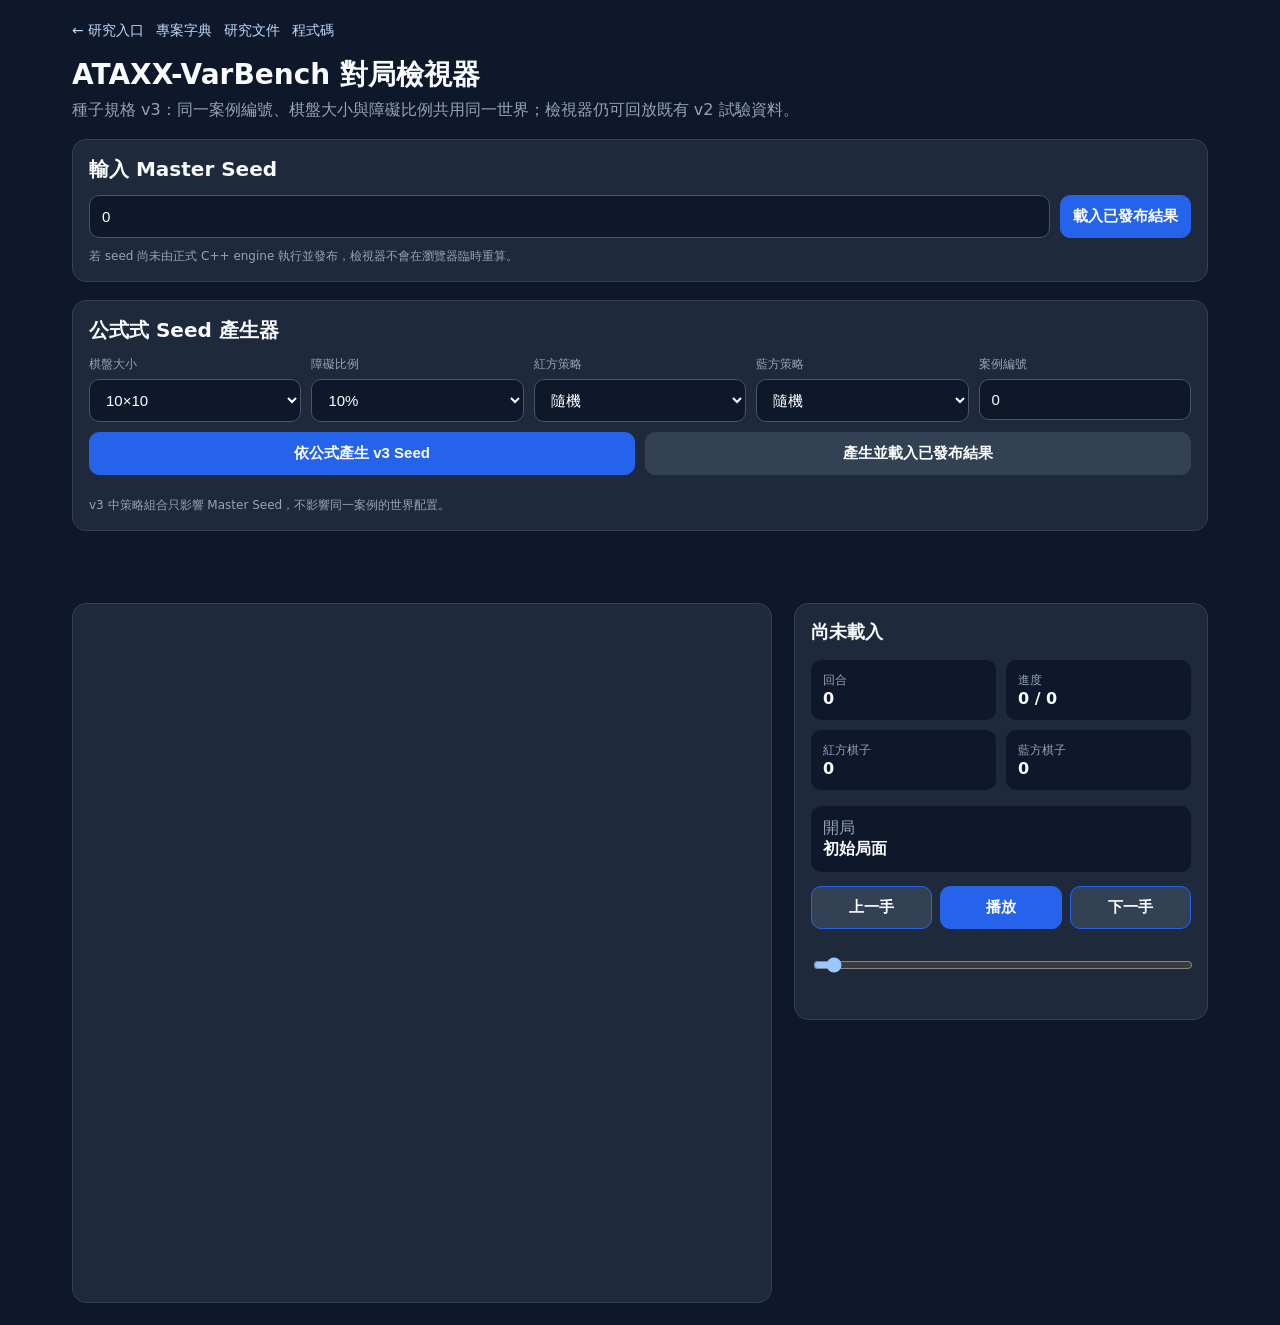
<file: viewer.html>
<!doctype html>
<html lang="zh-Hant">
<head>
<meta charset="utf-8">
<meta name="viewport" content="width=device-width,initial-scale=1">
<title>ATAXX-VarBench 對局檢視器</title>
<style>
:root{font-family:system-ui,-apple-system,"Segoe UI",sans-serif;color-scheme:dark}*{box-sizing:border-box}body{margin:0;background:#0f172a;color:#f8fafc}.app{max-width:1180px;margin:auto;padding:22px}.site-nav{display:flex;gap:12px;flex-wrap:wrap;margin-bottom:16px}.site-nav a{color:#bfdbfe;text-decoration:none;font-size:14px}.site-nav a:hover{text-decoration:underline}h1{margin:0 0 6px;font-size:28px}h2{margin:0 0 12px;font-size:20px}.muted{color:#94a3b8}.card,.board-wrap,.panel{background:#1e293b;border:1px solid #334155;border-radius:14px;padding:16px;margin:18px 0}.seed-row{display:grid;grid-template-columns:1fr auto;gap:10px}.generator{display:grid;grid-template-columns:repeat(5,minmax(0,1fr));gap:10px}.field label{display:block;font-size:12px;color:#94a3b8;margin-bottom:6px}input,select,button{width:100%;border:1px solid #475569;border-radius:10px;padding:11px 12px;font-size:15px;background:#0f172a;color:#fff}button{cursor:pointer;background:#2563eb;border-color:#2563eb;font-weight:600}.secondary{background:#334155;border-color:#334155}.seed-results{display:flex;flex-wrap:wrap;gap:8px;margin-top:12px}.seed-chip{width:auto;background:#0f172a}.status{min-height:22px;color:#93c5fd;margin:10px 0}.error{min-height:22px;color:#fca5a5}.layout{display:grid;grid-template-columns:minmax(320px,700px) minmax(280px,1fr);gap:22px;align-items:start}.board-wrap{margin:0}.panel{margin:0}#board{display:grid;gap:3px;width:100%;aspect-ratio:1}.cell{display:grid;place-items:center;border-radius:5px;background:#cbd5e1}.cell.blocked{background:#334155}.piece{width:70%;height:70%;border-radius:50%}.piece.red{background:#ef4444}.piece.blue{background:#3b82f6}.matchup{font-weight:700;font-size:18px}.spec{line-height:1.7;color:#cbd5e1;margin-top:6px}.stat-grid{display:grid;grid-template-columns:1fr 1fr;gap:10px;margin:16px 0}.stat,.move-box{background:#0f172a;border-radius:10px;padding:12px}.stat span{display:block;color:#94a3b8;font-size:12px}.controls{display:grid;grid-template-columns:repeat(3,1fr);gap:8px;margin:14px 0}.controls button{background:#334155}.controls .primary{background:#2563eb}.note{font-size:12px;color:#94a3b8;margin-top:10px}@media(max-width:900px){.generator{grid-template-columns:1fr 1fr}.layout{grid-template-columns:1fr}}@media(max-width:520px){.seed-row,.generator{grid-template-columns:1fr}}
</style>
</head>
<body>
<div class="app">
  <nav class="site-nav"><a href="index.html">← 研究入口</a><a href="glossary.html">專案字典</a><a href="reader.html?id=spec">研究文件</a><a href="code.html?id=ataxx-cpp">程式碼</a></nav>
  <h1>ATAXX-VarBench 對局檢視器</h1>
  <div class="muted">種子規格 v3：同一案例編號、棋盤大小與障礙比例共用同一世界；檢視器仍可回放既有 v2 試驗資料。</div>

  <section class="card">
    <h2>輸入 Master Seed</h2>
    <form id="seedForm" class="seed-row">
      <input id="seedInput" inputmode="numeric" value="0" aria-label="Master Seed">
      <button type="submit">載入已發布結果</button>
    </form>
    <div class="note">若 seed 尚未由正式 C++ engine 執行並發布，檢視器不會在瀏覽器臨時重算。</div>
  </section>

  <section class="card">
    <h2>公式式 Seed 產生器</h2>
    <div class="generator">
      <div class="field"><label>棋盤大小</label><select id="boardSelect"></select></div>
      <div class="field"><label>障礙比例</label><select id="densitySelect"></select></div>
      <div class="field"><label>紅方策略</label><select id="redSelect"></select></div>
      <div class="field"><label>藍方策略</label><select id="blueSelect"></select></div>
      <div class="field"><label>案例編號</label><input id="caseInput" type="number" min="0" value="0"></div>
    </div>
    <div style="display:grid;grid-template-columns:1fr 1fr;gap:10px;margin-top:10px">
      <button id="generateBtn" type="button">依公式產生 v3 Seed</button>
      <button id="loadGeneratedBtn" class="secondary" type="button">產生並載入已發布結果</button>
    </div>
    <div class="seed-results" id="seedResults"></div>
    <div class="note">v3 中策略組合只影響 Master Seed，不影響同一案例的世界配置。</div>
  </section>

  <div id="status" class="status"></div>
  <div id="error" class="error"></div>

  <div class="layout">
    <div class="board-wrap"><div id="board"></div></div>
    <aside class="panel">
      <div id="matchup" class="matchup">尚未載入</div>
      <div id="spec" class="spec"></div>
      <div class="stat-grid">
        <div class="stat"><span>回合</span><strong id="turn">0</strong></div>
        <div class="stat"><span>進度</span><strong id="progress">0 / 0</strong></div>
        <div class="stat"><span>紅方棋子</span><strong id="redScore">0</strong></div>
        <div class="stat"><span>藍方棋子</span><strong id="blueScore">0</strong></div>
      </div>
      <div class="move-box"><div id="actor" class="muted">開局</div><strong id="move">初始局面</strong></div>
      <div class="controls"><button id="prev">上一手</button><button id="play" class="primary">播放</button><button id="next">下一手</button></div>
      <input id="timeline" type="range" min="0" max="0" value="0" step="1">
      <div id="result" class="muted" style="margin-top:14px"></div>
    </aside>
  </div>
</div>
<script src="seed-spec.js"></script>
<script>
const $=id=>document.getElementById(id);
const boardSelect=$('boardSelect'),densitySelect=$('densitySelect'),redSelect=$('redSelect'),blueSelect=$('blueSelect'),caseInput=$('caseInput'),seedInput=$('seedInput');
let data=null,index=0,timer=null;
const agentName=a=>({random:'隨機',greedy:'貪婪',ab2:'Alpha-Beta（d=2）',ab3:'Alpha-Beta（d=3）',ab4:'Alpha-Beta（d=4）'})[a?.id]||a?.label||a?.id||'未知策略';
const playerName=p=>p==='Red'?'紅方':p==='Blue'?'藍方':p==='Start'?'開局':p;
const winnerName=w=>w==='Red'?'紅方勝':w==='Blue'?'藍方勝':w==='Draw'?'和局':w==='None'?'未分勝負':w||'未知';
const terminationName=t=>({natural:'自然終局',repetition:'重複局面和局',two_passes:'連續兩次 Pass',no_empty:'棋盤已滿',elimination:'一方棋子歸零'})[t]||t||'自然終局';
const moveName=m=>m==='Initial position'?'初始局面':m==='Pass'?'Pass':m;
function opt(select,value,label){const o=document.createElement('option');o.value=value;o.textContent=label;select.appendChild(o)}
AtaxxSeedSpec.BOARD_SIZES.forEach(x=>opt(boardSelect,x,`${x}×${x}`));
AtaxxSeedSpec.DENSITIES.forEach(x=>opt(densitySelect,x,`${x}%`));
AtaxxSeedSpec.AGENTS.forEach(x=>{opt(redSelect,x.id,agentName(x));opt(blueSelect,x.id,agentName(x))});
function generatedSeed(){return AtaxxSeedSpec.encode({boardSize:Number(boardSelect.value),densityPercent:Number(densitySelect.value),redAgent:redSelect.value,blueAgent:blueSelect.value,caseId:BigInt(caseInput.value||0)})}
function showGenerated(seed){const d=AtaxxSeedSpec.decode(seed);$('seedResults').innerHTML='';const b=document.createElement('button');b.className='seed-chip';b.textContent=String(seed);b.onclick=()=>loadSeed(seed);$('seedResults').appendChild(b);$('status').textContent=`Seed ${seed} = v${d.version}，${d.boardSize}×${d.boardSize}，障礙 ${d.densityPercent}% ，${agentName(d.redAgent)} 對 ${agentName(d.blueAgent)}，案例 ${d.caseId}`;return seed}
function renderBoard(text,n){const el=$('board');el.replaceChildren();el.style.gridTemplateColumns=`repeat(${n},1fr)`;for(const v of text){const c=document.createElement('div');c.className=v==='#'?'cell blocked':'cell';if(v==='R'||v==='B'){const p=document.createElement('div');p.className=`piece ${v==='R'?'red':'blue'}`;c.appendChild(p)}el.appendChild(c)}}
function render(){if(!data)return;const f=data.frames[index];renderBoard(f.board,data.board_size);$('turn').textContent=f.turn;$('progress').textContent=`${index} / ${data.frames.length-1}`;$('redScore').textContent=f.red;$('blueScore').textContent=f.blue;$('actor').textContent=f.player==='Start'?'開局':`${playerName(f.player)} · ${agentName({id:f.agent,label:f.agent})}`;$('move').textContent=moveName(f.move);$('timeline').value=index;$('prev').disabled=index===0;$('next').disabled=index===data.frames.length-1}
function stop(){if(timer!==null){clearInterval(timer);timer=null}$('play').textContent='播放'}
function start(){if(!data)return;if(index>=data.frames.length-1)index=0;stop();timer=setInterval(()=>{if(index>=data.frames.length-1){stop();return}index++;render()},700);$('play').textContent='暫停'}
async function loadSeed(seedValue){stop();$('error').textContent='';const seed=BigInt(seedValue);seedInput.value=String(seed);let decoded;try{decoded=AtaxxSeedSpec.decode(seed)}catch(e){$('error').textContent=e.message;return}$('status').textContent='正在讀取已發布資料…';try{const r=await fetch(`data/runs/${seed}.json`,{cache:'no-store'});if(!r.ok)throw new Error('NOT_PUBLISHED');const x=await r.json();if(String(x.seed)!==String(seed)||![2,3].includes(x.spec_version))throw new Error('INVALID_DATA');data=x;index=0;$('timeline').max=x.frames.length-1;$('matchup').textContent=`${agentName(x.red_agent)}（紅） 對 ${agentName(x.blue_agent)}（藍）`;let spec=`Master Seed：<b>${x.seed}</b><br>案例編號：${x.case_id}<br>棋盤：${x.board_size}×${x.board_size}<br>障礙比例：${x.density_percent}%<br>種子規格：v${x.spec_version}`;if(x.world_key!==undefined)spec+=`<br>世界鍵值：${x.world_key}`;$('spec').innerHTML=spec;$('result').textContent=`結果：${winnerName(x.winner)} · ${x.turns} 回合 · ${x.blocked} 個障礙 · ${x.total_search_nodes} 個搜尋節點 · ${terminationName(x.termination_reason)}`;$('status').textContent='已載入正式保存的模擬資料。';render();history.replaceState(null,'',`viewer.html?seed=${seed}`)}catch(e){data=null;$('status').textContent='';$('error').textContent=e.message==='NOT_PUBLISHED'?`Seed ${seed} 尚未發布正式模擬資料。`:'資料格式錯誤或載入失敗。';$('matchup').textContent=`${agentName(decoded.redAgent)} 對 ${agentName(decoded.blueAgent)}`;$('spec').textContent=`Seed ${seed} · v${decoded.version} · 案例 ${decoded.caseId}`}}
$('generateBtn').onclick=()=>showGenerated(generatedSeed());
$('loadGeneratedBtn').onclick=()=>loadSeed(showGenerated(generatedSeed()));
$('seedForm').onsubmit=e=>{e.preventDefault();if(/^\d+$/.test(seedInput.value.trim()))loadSeed(BigInt(seedInput.value.trim()));else $('error').textContent='Master Seed 必須是非負整數。'};
$('prev').onclick=()=>{stop();if(index>0)index--;render()};$('next').onclick=()=>{stop();if(data&&index<data.frames.length-1)index++;render()};$('play').onclick=()=>timer===null?start():stop();$('timeline').oninput=()=>{stop();index=Number($('timeline').value);render()};
const params=new URLSearchParams(location.search);if(params.has('seed')){seedInput.value=params.get('seed');loadSeed(BigInt(seedInput.value))}
</script>
</body>
</html>
</file>
<file: assets/site.css>
:root{font-family:Inter,ui-sans-serif,system-ui,-apple-system,BlinkMacSystemFont,"Segoe UI","Noto Sans TC",sans-serif;color:#172033;background:#f4f7fb;line-height:1.65}*{box-sizing:border-box}body{margin:0;background:#f4f7fb;color:#172033}a{color:#2156c7;text-decoration:none}a:hover{text-decoration:underline}.topbar{position:sticky;top:0;z-index:20;background:rgba(255,255,255,.94);backdrop-filter:blur(12px);border-bottom:1px solid #dfe5ef}.topbar-inner{max-width:1180px;margin:auto;display:flex;align-items:center;justify-content:space-between;gap:18px;padding:12px 22px}.brand{font-weight:800;color:#15213a;letter-spacing:.01em}.nav{display:flex;gap:14px;flex-wrap:wrap;font-size:14px}.page{max-width:1180px;margin:auto;padding:34px 22px 70px}.hero{background:linear-gradient(135deg,#10244d,#1f4fa8);color:white;border-radius:22px;padding:38px;margin-bottom:28px;box-shadow:0 16px 44px rgba(27,58,117,.18)}.hero h1{font-size:clamp(30px,5vw,52px);line-height:1.12;margin:0 0 12px}.hero p{max-width:820px;color:#dce8ff;font-size:17px}.eyebrow{text-transform:uppercase;letter-spacing:.12em;font-size:12px;font-weight:800;color:#8fb7ff}.hero .eyebrow{color:#a9c7ff}.pill-row{display:flex;gap:10px;flex-wrap:wrap;margin-top:22px}.pill{display:inline-flex;align-items:center;padding:7px 11px;border-radius:999px;background:#eef3fb;color:#3a4a64;font-size:13px;font-weight:650}.hero .pill{background:rgba(255,255,255,.12);color:#fff}.grid{display:grid;grid-template-columns:repeat(3,minmax(0,1fr));gap:16px}.card{background:white;border:1px solid #dfe5ef;border-radius:16px;padding:20px;box-shadow:0 7px 24px rgba(31,45,75,.05)}.card h2,.card h3{margin-top:0;line-height:1.3}.card p{color:#5d6b82}.card-link{display:block;color:inherit}.card-link:hover{text-decoration:none;border-color:#aac1ef;transform:translateY(-1px)}.section-title{margin:34px 0 14px;font-size:23px}.notice{border-left:4px solid #4776d9;background:#edf3ff;padding:14px 16px;border-radius:0 12px 12px 0;color:#40506a}.warning{border-left-color:#d18a18;background:#fff7e6}.meta{display:flex;gap:10px;flex-wrap:wrap;color:#6c7a90;font-size:13px;margin:8px 0 22px}.article-shell{display:grid;grid-template-columns:minmax(0,820px) 280px;gap:28px;align-items:start}.article{background:white;border:1px solid #dfe5ef;border-radius:18px;padding:34px 42px;box-shadow:0 8px 26px rgba(31,45,75,.05)}.article h1{font-size:32px;line-height:1.2}.article h2{font-size:24px;margin-top:38px;padding-top:8px;border-top:1px solid #edf0f5}.article h3{font-size:19px;margin-top:28px}.article code{font-family:"SFMono-Regular",Consolas,"Liberation Mono",monospace;background:#f0f3f8;border-radius:5px;padding:2px 5px;font-size:.92em}.article pre{background:#101827;color:#e7edf7;border-radius:12px;padding:17px;overflow:auto;line-height:1.55}.article pre code{background:transparent;padding:0}.article table{width:100%;border-collapse:collapse;margin:18px 0;font-size:14px}.article th,.article td{border:1px solid #dfe5ef;padding:9px 11px;text-align:left;vertical-align:top}.article th{background:#f5f7fb}.article blockquote{margin:18px 0;border-left:4px solid #95acd8;padding:4px 0 4px 16px;color:#53627a}.toc{position:sticky;top:76px;background:white;border:1px solid #dfe5ef;border-radius:16px;padding:18px;max-height:calc(100vh - 100px);overflow:auto}.toc h3{margin:0 0 10px}.toc a{display:block;padding:4px 0;font-size:13px;color:#556681}.toc a.depth-3{padding-left:12px}.code-layout{display:grid;grid-template-columns:290px minmax(0,1fr);gap:18px}.file-panel,.code-panel{background:white;border:1px solid #dfe5ef;border-radius:16px;overflow:hidden}.file-panel{padding:16px;position:sticky;top:76px;max-height:calc(100vh - 100px);overflow:auto}.file-link{display:block;border-radius:8px;padding:8px 10px;color:#46556d;font-size:13px}.file-link.active{background:#eaf1ff;color:#164eae;font-weight:700}.code-head{padding:16px 18px;border-bottom:1px solid #dfe5ef}.code-wrap{overflow:auto;background:#101827;color:#e7edf7;max-height:calc(100vh - 185px)}.code-table{border-collapse:collapse;width:100%;font:13px/1.55 "SFMono-Regular",Consolas,"Liberation Mono",monospace}.code-table td{vertical-align:top}.line-no{user-select:none;text-align:right;color:#65728a;padding:0 14px;border-right:1px solid #263247;width:1%;white-space:nowrap}.line-code{white-space:pre;padding:0 16px}.btn{display:inline-flex;align-items:center;justify-content:center;border:1px solid #cad4e5;border-radius:9px;background:white;color:#24334d;padding:8px 12px;font-weight:650;cursor:pointer}.btn.primary{background:#2156c7;color:white;border-color:#2156c7}.footer{max-width:1180px;margin:auto;padding:24px 22px 40px;color:#78869b;font-size:13px}.loading{color:#75849b;padding:20px}.kpi-grid{display:grid;grid-template-columns:repeat(4,minmax(0,1fr));gap:12px}.kpi{background:#fff;border:1px solid #dfe5ef;border-radius:14px;padding:16px}.kpi strong{font-size:26px;display:block}.kpi span{color:#6f7c90;font-size:12px}.result-hero strong{color:#fff}.research-flow{display:grid;grid-template-columns:1fr auto 1fr auto 1fr;gap:12px;align-items:stretch}.flow-card{background:#fff;border:1px solid #dfe5ef;border-radius:16px;padding:20px}.flow-card h3{margin:8px 0}.flow-card p{margin:0;color:#5d6b82}.flow-step{display:inline-grid;place-items:center;width:30px;height:30px;border-radius:999px;background:#2156c7;color:white;font-weight:800}.flow-arrow{display:grid;place-items:center;font-size:26px;color:#72809a}.meaning-grid{display:grid;grid-template-columns:repeat(2,minmax(0,1fr));gap:16px}.meaning-card{background:#fff;border:1px solid #dfe5ef;border-radius:16px;padding:22px}.meaning-card h3{margin:5px 0 8px}.meaning-card p,.meaning-card li{color:#5d6b82}.meaning-label,.evidence-tag{font-size:12px;font-weight:800;letter-spacing:.08em;text-transform:uppercase;color:#5e78a8}.primary-meaning{border-color:#9db8ed;background:#f7faff}.caution-card{border-color:#ebc27f;background:#fffaf0}.evidence-grid{display:grid;grid-template-columns:repeat(3,minmax(0,1fr));gap:16px}.evidence-card{background:#fff;border:1px solid #dfe5ef;border-radius:16px;padding:22px}.big-number{display:block;font-size:36px;line-height:1.1;margin:14px 0 8px}.evidence-card h3{margin:0 0 8px}.evidence-card p{color:#5d6b82}.comparison-grid{display:grid;grid-template-columns:1fr 1fr;gap:16px;margin-top:16px}.comparison-card{background:#fff;border:1px solid #dfe5ef;border-radius:16px;padding:22px}.comparison-card.good{border-top:4px solid #4776d9}.comparison-card.mixed{border-top:4px solid #d18a18}.comparison-card h3{margin:0}.comparison-headline{font-size:24px;font-weight:800;margin:6px 0}.comparison-card p{color:#5d6b82}.allocation-layout{display:grid;grid-template-columns:repeat(3,minmax(0,1fr));gap:16px}.allocation-stat{background:#fff;border:1px solid #dfe5ef;border-radius:16px;padding:20px}.allocation-stat span,.allocation-stat small{display:block;color:#6f7c90}.allocation-stat strong{display:block;font-size:34px;margin:4px 0}.section-copy{max-width:900px;color:#526178}.conclusion-grid{display:grid;grid-template-columns:repeat(2,minmax(0,1fr));gap:16px}.conclusion-index{font-size:12px;font-weight:800;color:#6e84ad}.next-experiment{display:grid;grid-template-columns:1.15fr 1fr;gap:24px;align-items:start}.next-experiment h3{margin-top:12px}.confusion-grid{display:grid;grid-template-columns:1fr 1fr;gap:10px}.confusion-grid div{background:#f5f7fb;border:1px solid #dfe5ef;border-radius:12px;padding:14px}.confusion-grid strong,.confusion-grid span{display:block}.confusion-grid span{font-size:12px;color:#6f7c90}.confusion-grid .critical{background:#fff5f5;border-color:#edb6b6}.result-kpis .kpi span{font-size:12px;line-height:1.5}@media(max-width:900px){.grid,.kpi-grid,.evidence-grid,.allocation-layout{grid-template-columns:1fr 1fr}.article-shell,.code-layout,.next-experiment{grid-template-columns:1fr}.toc,.file-panel{position:static;max-height:none}.article{padding:26px 22px}.code-wrap{max-height:none}.research-flow{grid-template-columns:1fr}.flow-arrow{transform:rotate(90deg)}.meaning-grid,.conclusion-grid,.comparison-grid{grid-template-columns:1fr}}@media(max-width:560px){.grid,.kpi-grid,.evidence-grid,.allocation-layout,.confusion-grid{grid-template-columns:1fr}.topbar-inner{align-items:flex-start;flex-direction:column}.hero{padding:28px 22px}.page{padding:24px 14px 54px}.article{border-radius:12px}}
</file>
<file: assets/results.css>
.results-page{--line:#d7dfec;--muted:#65738a;--soft:#f8faff}.results-page .hero p{max-width:900px}.history-summary{display:grid;grid-template-columns:repeat(4,minmax(0,1fr));gap:12px}.history-summary .kpi strong{font-size:22px}.legend{display:flex;gap:8px;flex-wrap:wrap;margin:12px 0 0}.status-chip{display:inline-flex;align-items:center;border-radius:999px;padding:5px 9px;font-size:12px;font-weight:800;letter-spacing:.02em}.status-engineering{background:#eef1f6;color:#526077}.status-preliminary{background:#fff4df;color:#8a5b0b}.status-exploratory{background:#f3ecff;color:#6746a5}.status-formal{background:#eaf4ff;color:#245b9c}.status-locked{background:#e9f7ef;color:#256a43}.status-planned{background:#fff0f0;color:#9a4141}.timeline{position:relative;margin-top:18px}.timeline:before{content:"";position:absolute;left:22px;top:8px;bottom:8px;width:2px;background:var(--line)}.timeline-item{position:relative;padding-left:62px;margin:0 0 22px}.timeline-marker{position:absolute;left:8px;top:20px;width:30px;height:30px;border-radius:50%;display:grid;place-items:center;background:#fff;border:3px solid #4776d9;color:#315eaf;font-size:11px;font-weight:900;z-index:1}.timeline-item.exploratory .timeline-marker{border-color:#8d6bc5;color:#6a4a9e}.timeline-item.engineering .timeline-marker{border-color:#8290a8;color:#58677d}.timeline-item.planned .timeline-marker{border-color:#c46a6a;color:#9c4444}.timeline-card{background:#fff;border:1px solid #dfe5ef;border-radius:18px;padding:24px;box-shadow:0 7px 24px rgba(31,45,75,.045)}.timeline-head{display:flex;justify-content:space-between;gap:16px;align-items:flex-start}.timeline-head h3{margin:4px 0 2px;font-size:22px;line-height:1.3}.experiment-id{font:700 12px/1.2 "SFMono-Regular",Consolas,monospace;color:#58709a}.experiment-date{white-space:nowrap;color:#79869a;font-size:13px}.question-box{margin:16px 0;background:#f6f9ff;border-left:4px solid #7a9bdc;border-radius:0 10px 10px 0;padding:12px 14px}.question-box strong{display:block;font-size:12px;color:#526a98;text-transform:uppercase;letter-spacing:.06em}.question-box p{margin:3px 0 0;color:#34435c}.experiment-grid{display:grid;grid-template-columns:1fr 1fr;gap:14px;margin-top:14px}.experiment-block{background:var(--soft);border:1px solid #e4e9f1;border-radius:13px;padding:15px}.experiment-block h4{margin:0 0 6px;font-size:14px}.experiment-block p,.experiment-block li{color:#5b687d;font-size:14px}.experiment-block p:last-child{margin-bottom:0}.experiment-block ul{margin:7px 0 0;padding-left:19px}.metrics-row{display:grid;grid-template-columns:repeat(4,minmax(0,1fr));gap:9px;margin:14px 0}.mini-metric{background:#fff;border:1px solid #dfe5ef;border-radius:12px;padding:12px}.mini-metric strong{display:block;font-size:21px;line-height:1.2}.mini-metric span{display:block;color:#748196;font-size:11px;margin-top:4px}.meaning-box{margin-top:14px;border-radius:13px;padding:14px 16px;background:#edf5ff;border:1px solid #c9dcf7}.meaning-box strong,.limitation-box strong,.next-box strong{display:block;margin-bottom:3px}.meaning-box p,.limitation-box p,.next-box p{margin:0;color:#4d5d75}.limitation-box{margin-top:10px;border-radius:13px;padding:14px 16px;background:#fff8e9;border:1px solid #efd49c}.next-box{margin-top:10px;border-radius:13px;padding:14px 16px;background:#f3f6fa;border:1px solid #dde4ee}.phase-divider{display:flex;align-items:center;gap:12px;margin:38px 0 18px}.phase-divider:before,.phase-divider:after{content:"";height:1px;background:#dfe5ef;flex:1}.phase-divider span{font-size:12px;font-weight:900;color:#6b7a91;letter-spacing:.08em;text-transform:uppercase}.experiment-table-wrap{overflow:auto;background:#fff;border:1px solid #dfe5ef;border-radius:16px}.experiment-table{width:100%;border-collapse:collapse;font-size:13px}.experiment-table th,.experiment-table td{padding:10px 12px;border-bottom:1px solid #e7ebf2;vertical-align:top;text-align:left}.experiment-table th{background:#f5f7fb;color:#536179;white-space:nowrap}.experiment-table tr:last-child td{border-bottom:0}.model-separation{display:grid;grid-template-columns:repeat(3,minmax(0,1fr));gap:14px}.model-separation .card strong{font-size:20px;display:block;margin-bottom:6px}.source-note{font-size:12px;color:#78869a;margin-top:10px}.current-boundary{display:grid;grid-template-columns:repeat(5,minmax(0,1fr));gap:10px}.current-boundary div{background:#fff;border:1px solid #dfe5ef;border-radius:13px;padding:13px}.current-boundary strong{display:block;font-size:20px}.current-boundary span{font-size:12px;color:#6c788b}@media(max-width:900px){.history-summary,.metrics-row,.current-boundary{grid-template-columns:1fr 1fr}.experiment-grid,.model-separation{grid-template-columns:1fr}.timeline-head{display:block}.experiment-date{display:block;margin-top:7px}}@media(max-width:560px){.history-summary,.metrics-row,.current-boundary{grid-template-columns:1fr}.timeline:before{left:14px}.timeline-item{padding-left:42px}.timeline-marker{left:0;width:28px;height:28px}.timeline-card{padding:18px 16px}.timeline-head h3{font-size:19px}}
</file>
